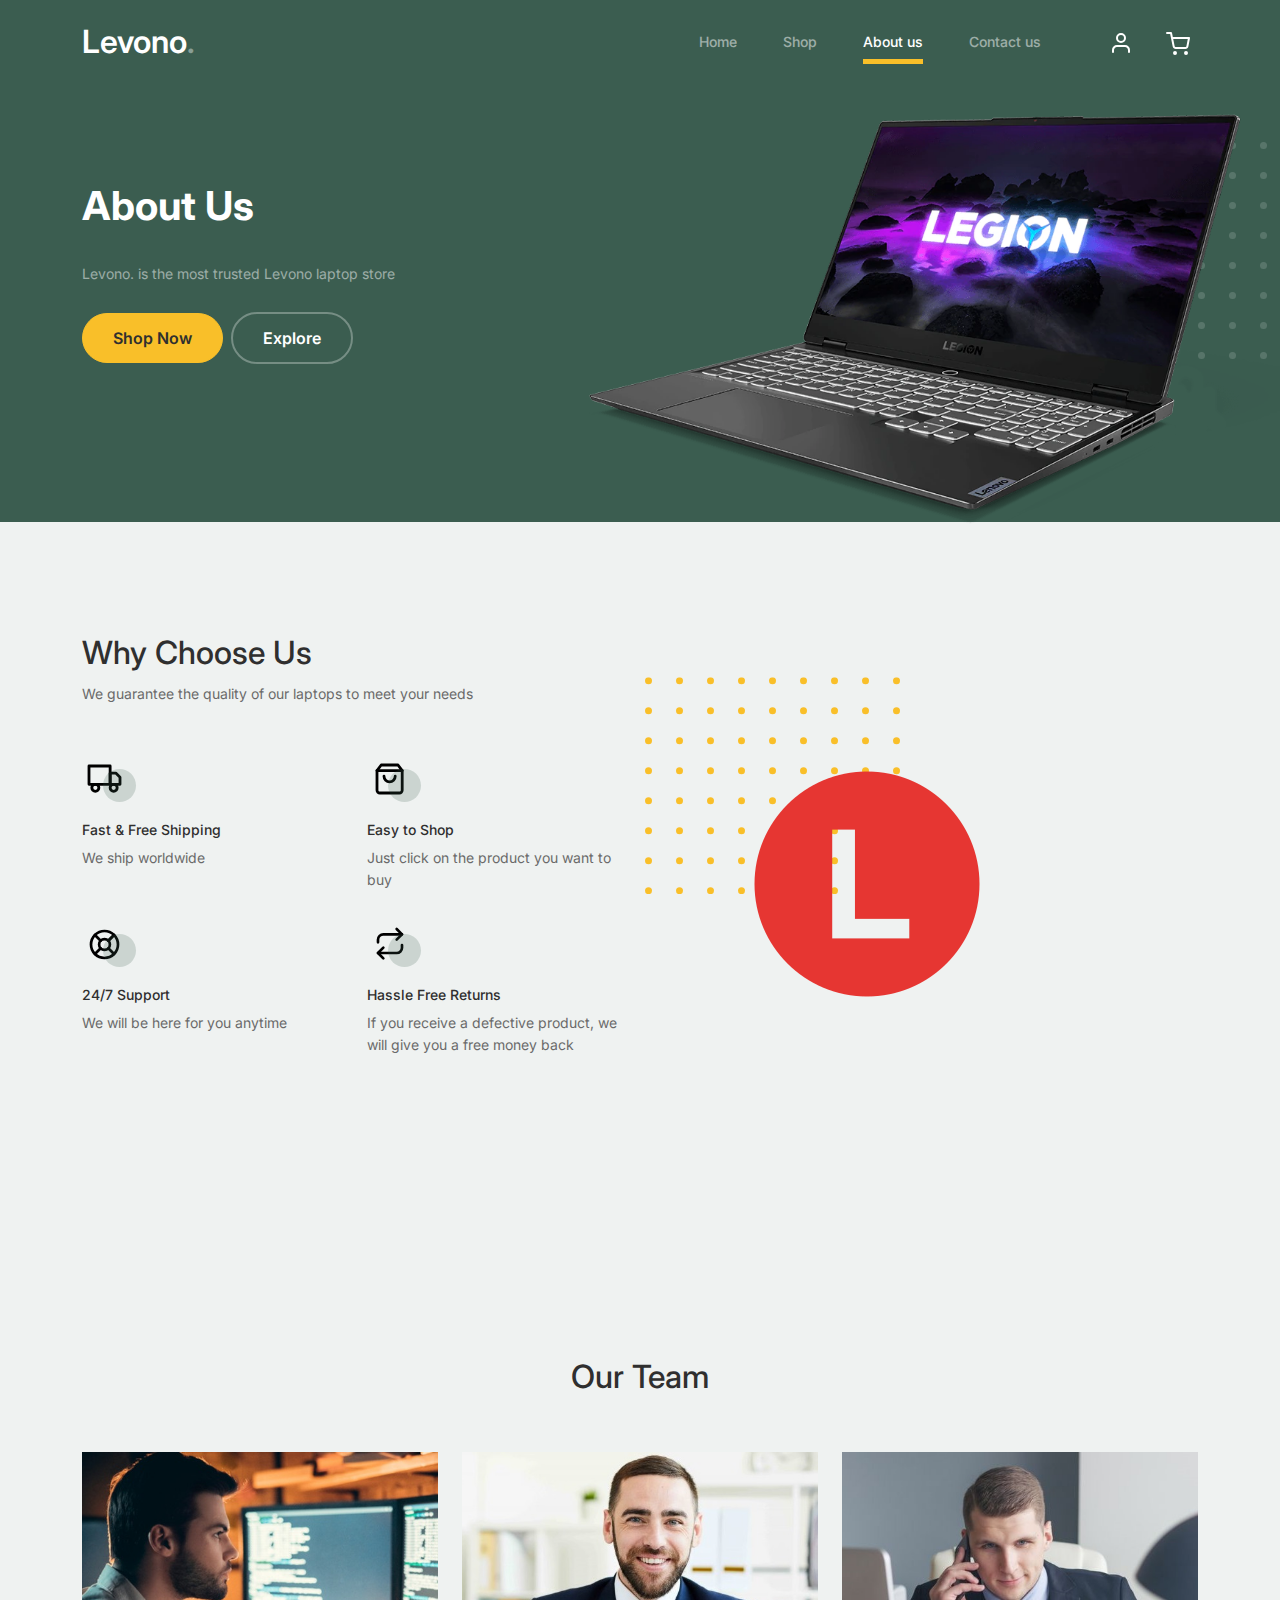
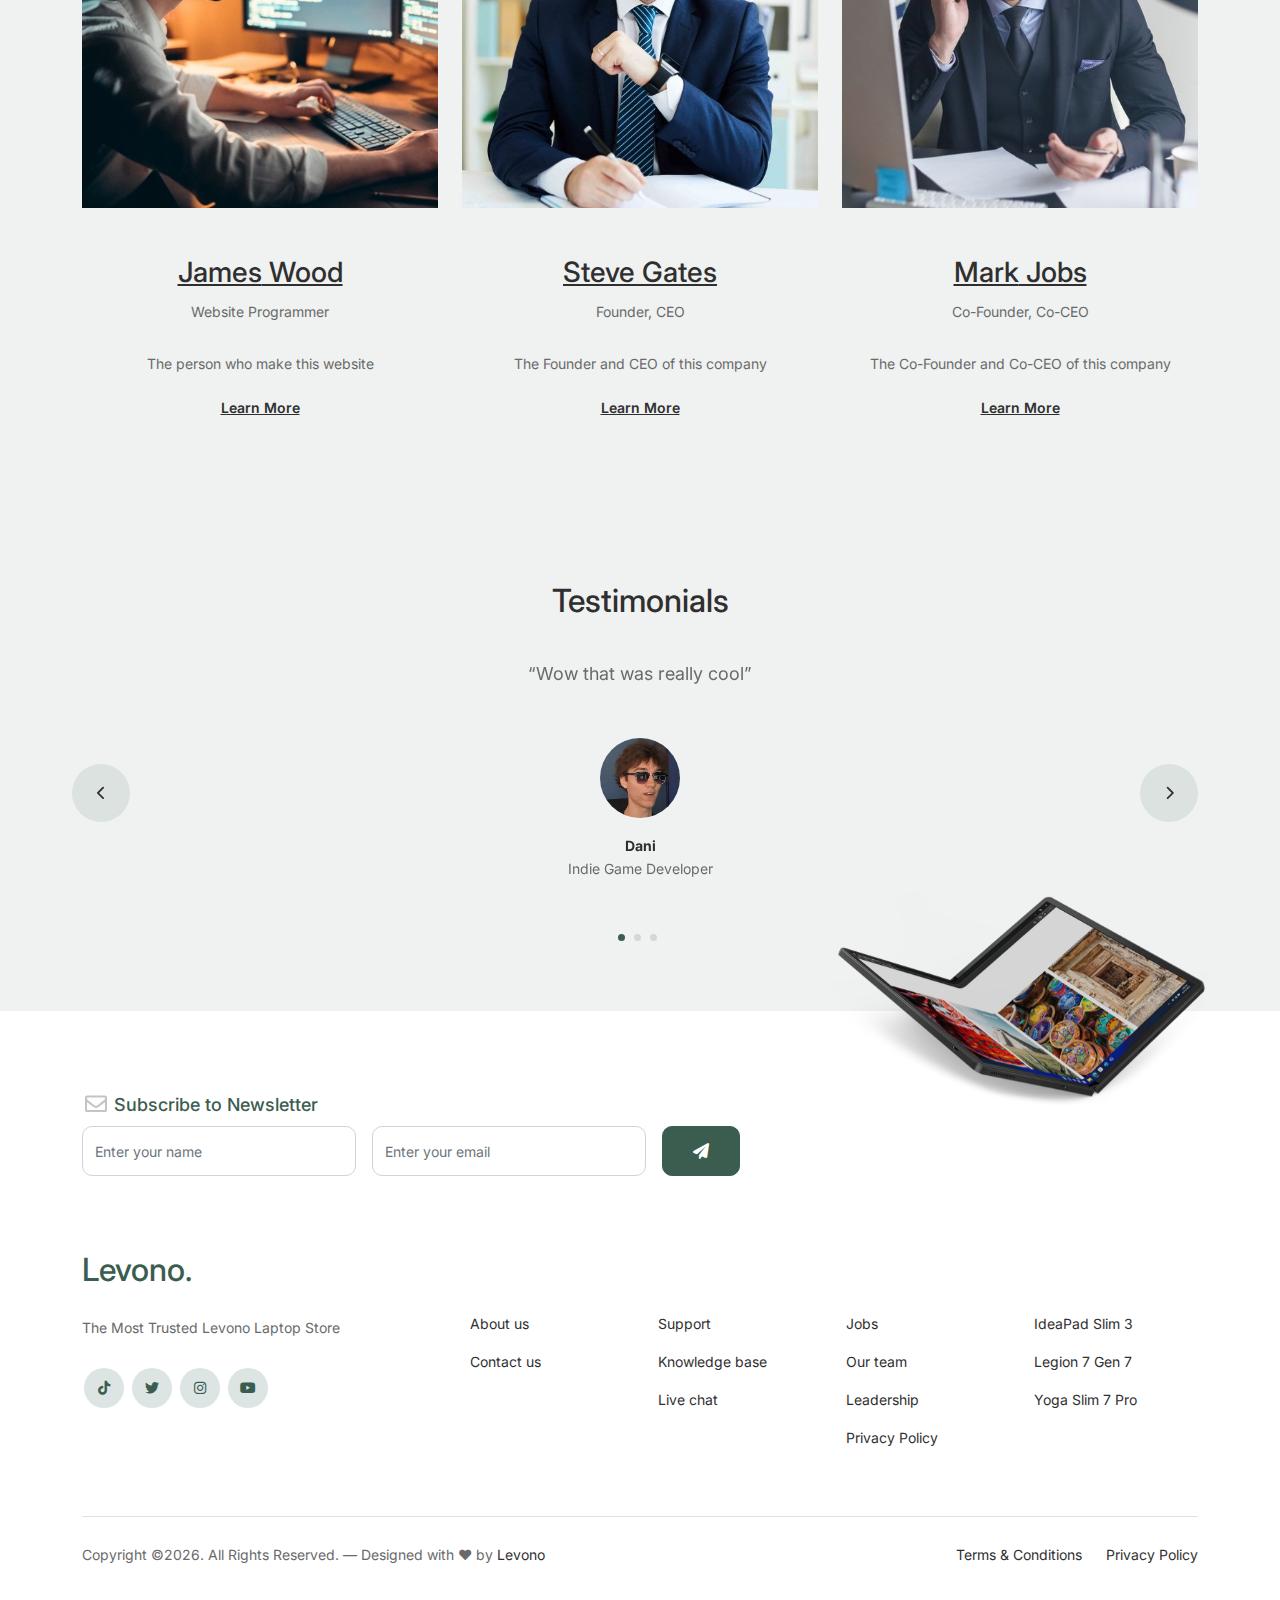
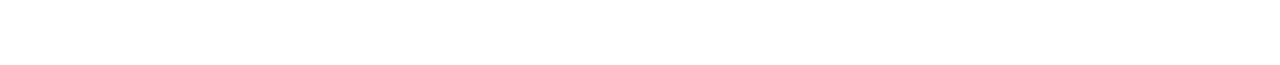
<file: about.html>
<!-- /*
* Bootstrap 5
* Template Name: Furni
* Template Author: Untree.co
* Template URI: https://untree.co/
* License: https://creativecommons.org/licenses/by/3.0/
*/ -->
<!doctype html>
<html lang="en">
	<head>
  		<meta charset="utf-8">
  		<meta name="viewport" content="width=device-width, initial-scale=1, shrink-to-fit=no">
  		<meta name="author" content="Furni">
  		<link rel="shortcut icon" href="Icon.png">

  		<meta name="description" content="" />
  		<meta name="keywords" content="bootstrap, bootstrap4" />

		<!-- Bootstrap CSS -->
		<link href="css/bootstrap.min.css" rel="stylesheet">
		<link href="https://cdnjs.cloudflare.com/ajax/libs/font-awesome/6.0.0-beta3/css/all.min.css" rel="stylesheet">
		<link href="css/tiny-slider.css" rel="stylesheet">
		<link href="css/style.css" rel="stylesheet">
		<link href="css/custom.css" rel="stylesheet">
		<title>Levono | About</title>
	</head>

	<body>

		<!-- Start Header/Navigation -->
		<nav class="custom-navbar navbar navbar navbar-expand-md navbar-dark bg-dark" arial-label="Furni navigation bar">

			<div class="container">
				<a class="navbar-brand" href="index.html">Levono<span>.</span></a>

				<button class="navbar-toggler" type="button" data-bs-toggle="collapse" data-bs-target="#navbarsFurni" aria-controls="navbarsFurni" aria-expanded="false" aria-label="Toggle navigation">
					<span class="navbar-toggler-icon"></span>
				</button>

				<div class="collapse navbar-collapse" id="navbarsFurni">
					<ul class="custom-navbar-nav navbar-nav ms-auto mb-2 mb-md-0">
						<li class="nav-item ">
							<a class="nav-link" href="index.html">Home</a>
						</li>
						<li><a class="nav-link" href="shop.html">Shop</a></li>
						<li class="active"><a class="nav-link" href="about.html">About us</a></li>
						<li><a class="nav-link" href="contact.html">Contact us</a></li>
					</ul>

					<ul class="custom-navbar-cta navbar-nav mb-2 mb-md-0 ms-5">
						<li><a class="nav-link" href="#"><img src="images/user.svg"></a></li>
						<li><a class="nav-link" href="cart.html"><img src="images/cart.svg"></a></li>
					</ul>
				</div>
			</div>
				
		</nav>
		<!-- End Header/Navigation -->

		<!-- Start Hero Section -->
		<div class="hero">
			<div class="container">
				<div class="row justify-content-between">
					<div class="col-lg-5">
						<div class="intro-excerpt">
							<h1>About Us</h1>
							<p class="mb-4">Levono. is the most trusted Levono laptop store</p>
							<p><a href="shop.html" class="btn btn-secondary me-2">Shop Now</a><a href="#why-choose-us" class="btn btn-white-outline">Explore</a></p>
						</div>
					</div>
					<div class="col-lg-7">
						<div class="hero-img-wrap">
							<img src="images/Legion Slim 7 Gen 6 (15″ AMD).png" class="img-fluid">
						</div>
					</div>
				</div>
			</div>
		</div>
		<!-- End Hero Section -->

		

		<!-- Start Why Choose Us Section -->
		<div id="why-choose-us" class="why-choose-section">
			<div class="container">
				<div class="row justify-content-between align-items-center">
					<div class="col-lg-6">
						<h2 class="section-title">Why Choose Us</h2>
						<p>We guarantee the quality of our laptops to meet your needs</p>

						<div class="row my-5">
							<div class="col-6 col-md-6">
								<div class="feature">
									<div class="icon">
										<img src="images/truck.svg" alt="Image" class="imf-fluid">
									</div>
									<h3>Fast &amp; Free Shipping</h3>
									<p>We ship worldwide</p>
								</div>
							</div>

							<div class="col-6 col-md-6">
								<div class="feature">
									<div class="icon">
										<img src="images/bag.svg" alt="Image" class="imf-fluid">
									</div>
									<h3>Easy to Shop</h3>
									<p>Just click on the product you want to buy</p>
								</div>
							</div>

							<div class="col-6 col-md-6">
								<div class="feature">
									<div class="icon">
										<img src="images/support.svg" alt="Image" class="imf-fluid">
									</div>
									<h3>24/7 Support</h3>
									<p>We will be here for you anytime</p>
								</div>
							</div>

							<div class="col-6 col-md-6">
								<div class="feature">
									<div class="icon">
										<img src="images/return.svg" alt="Image" class="imf-fluid">
									</div>
									<h3>Hassle Free Returns</h3>
									<p>If you receive a defective product, we will give you a free money back</p>
								</div>
							</div>

						</div>
					</div>

					<div class="col-lg-5">
						<div class="img-wrap">
							<img src="Icon.png" alt="Image" class="img-fluid">
						</div>
					</div>

				</div>
			</div>
		</div>
		<!-- End Why Choose Us Section -->

		<!-- Start Team Section -->
		<div class="untree_co-section">
			<div class="container">

				<div class="row mb-5">
					<div class="col-lg-5 mx-auto text-center">
						<h2 class="section-title">Our Team</h2>
					</div>
				</div>

				<div class="row">

					<!-- Start Column 1 -->
					<div class="col-12 col-md-6 col-lg-4 mb-5 mb-md-0">
						<img src="images/Team-1.png" class="img-fluid mb-5">
						<center><h3 clas><a href="#"><span class="">James</span> Wood</a></h3></center>
            			<center><span class="d-block position mb-4">Website Programmer</span></center>
            			<center><p>The person who make this website</p></center>
            			<center><p class="mb-0"><a href="#" class="more dark">Learn More <span class="icon-arrow_forward"></span></a></p></center>
					</div> 
					<!-- End Column 1 -->

					<!-- Start Column 2 -->
					<div class="col-12 col-md-6 col-lg-4 mb-5 mb-md-0">
						<img src="images/Team-2.png" class="img-fluid mb-5">
						<center><h3 clas><a href="#"><span class="">Steve</span> Gates</a></h3></center>
            			<center><span class="d-block position mb-4">Founder, CEO</span></center>
            			<center><p>The Founder and CEO of this company</p></center>
            			<center><p class="mb-0"><a href="#" class="more dark">Learn More <span class="icon-arrow_forward"></span></a></p></center>
					</div> 
					<!-- End Column 2 -->

					<!-- Start Column 3 -->
					<div class="col-12 col-md-6 col-lg-4 mb-5 mb-md-0">
						<img src="images/Team-3.png" class="img-fluid mb-5">
						<center><h3 clas><a href="#"><span class="">Mark</span> Jobs</a></h3></center>
            			<center><span class="d-block position mb-4">Co-Founder, Co-CEO</span></center>
            			<center><p>The Co-Founder and Co-CEO of this company</p></center>
            			<center><p class="mb-0"><a href="#" class="more dark">Learn More <span class="icon-arrow_forward"></span></a></p></center>
					</div> 
					<!-- End Column 3 -->

				</div>
			</div>
		</div>
		<!-- End Team Section -->

		

		<!-- Start Testimonial Slider -->
		<div class="testimonial-section">
			<div class="container">
				<div class="row">
					<div class="col-lg-7 mx-auto text-center">
						<h2 class="section-title">Testimonials</h2>
					</div>
				</div>

				<div class="row justify-content-center">
					<div class="col-lg-12">
						<div class="testimonial-slider-wrap text-center">

							<div id="testimonial-nav">
								<span class="prev" data-controls="prev"><span class="fa fa-chevron-left"></span></span>
								<span class="next" data-controls="next"><span class="fa fa-chevron-right"></span></span>
							</div>

							<div class="testimonial-slider">
								
								<div class="item">
									<div class="row justify-content-center">
										<div class="col-lg-8 mx-auto">

											<div class="testimonial-block text-center">
												<blockquote class="mb-5">
													<p>&ldquo;Wow that was really cool&rdquo;</p>
												</blockquote>

												<div class="author-info">
													<div class="author-pic">
														<img src="images/Testimonial-1.png" alt="Maria Jones" class="img-fluid">
													</div>
													<h3 class="font-weight-bold">Dani</h3>
													<span class="position d-block mb-3">Indie Game Developer</span>
												</div>
											</div>

										</div>
									</div>
								</div> 
								<!-- END item -->

								<div class="item">
									<div class="row justify-content-center">
										<div class="col-lg-8 mx-auto">

											<div class="testimonial-block text-center">
												<blockquote class="mb-5">
													<p>&ldquo;10/10. best place to buy Levono laptop&rdquo;</p>
												</blockquote>

												<div class="author-info">
													<div class="author-pic">
														<img src="images/Testimonial-2.png" alt="Maria Jones" class="img-fluid">
													</div>
													<h3 class="font-weight-bold">Dr. Henky Mayaguezz</h3>
													<span class="position d-block mb-3">College Teacher</span>
												</div>
											</div>

										</div>
									</div>
								</div> 
								<!-- END item -->

								<div class="item">
									<div class="row justify-content-center">
										<div class="col-lg-8 mx-auto">

											<div class="testimonial-block text-center">
												<blockquote class="mb-5">
													<p>&ldquo;Fast delivery and good quality&rdquo;</p>
												</blockquote>

												<div class="author-info">
													<div class="author-pic">
														<img src="images/Testimonial-3.png" alt="Maria Jones" class="img-fluid">
													</div>
													<h3 class="font-weight-bold">Yulisa Ratih Istiana</h3>
													<span class="position d-block mb-3">College Student</span>
												</div>
											</div>

										</div>
									</div>
								</div> 
								<!-- END item -->

							</div>

						</div>
					</div>
				</div>
			</div>
		</div>
		<!-- End Testimonial Slider -->

		

		<!-- Start Footer Section -->
		<footer class="footer-section">
			<div class="container relative">

				<div class="sofa-img">
					<img src="images/ThinkPad X1 Fold (16″ Intel).png" alt="Image" class="img-fluid">
				</div>

				<div class="row">
					<div class="col-lg-8">
						<div class="subscription-form">
							<h3 class="d-flex align-items-center"><span class="me-1"><img src="images/envelope-outline.svg" alt="Image" class="img-fluid"></span><span>Subscribe to Newsletter</span></h3>

							<form action="#" class="row g-3">
								<div class="col-auto">
									<input type="text" class="form-control" placeholder="Enter your name">
								</div>
								<div class="col-auto">
									<input type="email" class="form-control" placeholder="Enter your email">
								</div>
								<div class="col-auto">
									<button class="btn btn-primary">
										<span class="fa fa-paper-plane"></span>
									</button>
								</div>
							</form>

						</div>
					</div>
				</div>

				<div class="row g-5 mb-5">
					<div class="col-lg-4">
						<div class="mb-4 footer-logo-wrap"><a href="index.html" class="footer-logo">Levono<span>.</span></a></div>
						<p class="mb-4">The Most Trusted Levono Laptop Store</p>

						<ul class="list-unstyled custom-social">
							<li><a href="https://www.tiktok.com/@lenovo"><span class="fa fa-brands fa-tiktok"></span></a></li>
							<li><a href="https://twitter.com/Lenovo"><span class="fa fa-brands fa-twitter"></span></a></li>
							<li><a href="https://www.instagram.com/lenovo"><span class="fa fa-brands fa-instagram"></span></a></li>
							<li><a href="https://www.youtube.com/@Lenovo"><span class="fa fa-brands fa-youtube"></span></a></li>
						</ul>
					</div>

					<div class="col-lg-8">
						<div class="row links-wrap">
							<div class="col-6 col-sm-6 col-md-3">
								<ul class="list-unstyled">
									<li><a href="about.html">About us</a></li>
									<li><a href="contact.html">Contact us</a></li>
								</ul>
							</div>

							<div class="col-6 col-sm-6 col-md-3">
								<ul class="list-unstyled">
									<li><a href="#">Support</a></li>
									<li><a href="#">Knowledge base</a></li>
									<li><a href="#">Live chat</a></li>
								</ul>
							</div>

							<div class="col-6 col-sm-6 col-md-3">
								<ul class="list-unstyled">
									<li><a href="#">Jobs</a></li>
									<li><a href="#">Our team</a></li>
									<li><a href="#">Leadership</a></li>
									<li><a href="#">Privacy Policy</a></li>
								</ul>
							</div>

							<div class="col-6 col-sm-6 col-md-3">
								<ul class="list-unstyled">
									<li><a href="#">IdeaPad Slim 3</a></li>
									<li><a href="#">Legion 7 Gen 7</a></li>
									<li><a href="#">Yoga Slim 7 Pro</a></li>
								</ul>
							</div>
						</div>
					</div>

				</div>

				<div class="border-top copyright">
					<div class="row pt-4">
						<div class="col-lg-6">
							<p class="mb-2 text-center text-lg-start">Copyright &copy;<script>document.write(new Date().getFullYear());</script>. All Rights Reserved. &mdash; Designed with &hearts; by <a href="https://www.lenovo.com">Levono</a> <!-- License information: https://untree.co/license/ --></p>
						</div>

						<div class="col-lg-6 text-center text-lg-end">
							<ul class="list-unstyled d-inline-flex ms-auto">
								<li class="me-4"><a href="#">Terms &amp; Conditions</a></li>
								<li><a href="#">Privacy Policy</a></li>
							</ul>
						</div>

					</div>
				</div>

			</div>
		</footer>
		<!-- End Footer Section -->	


		<script src="js/bootstrap.bundle.min.js"></script>
		<script src="js/tiny-slider.js"></script>
		<script src="js/custom.js"></script>
	</body>

</html>
</file>
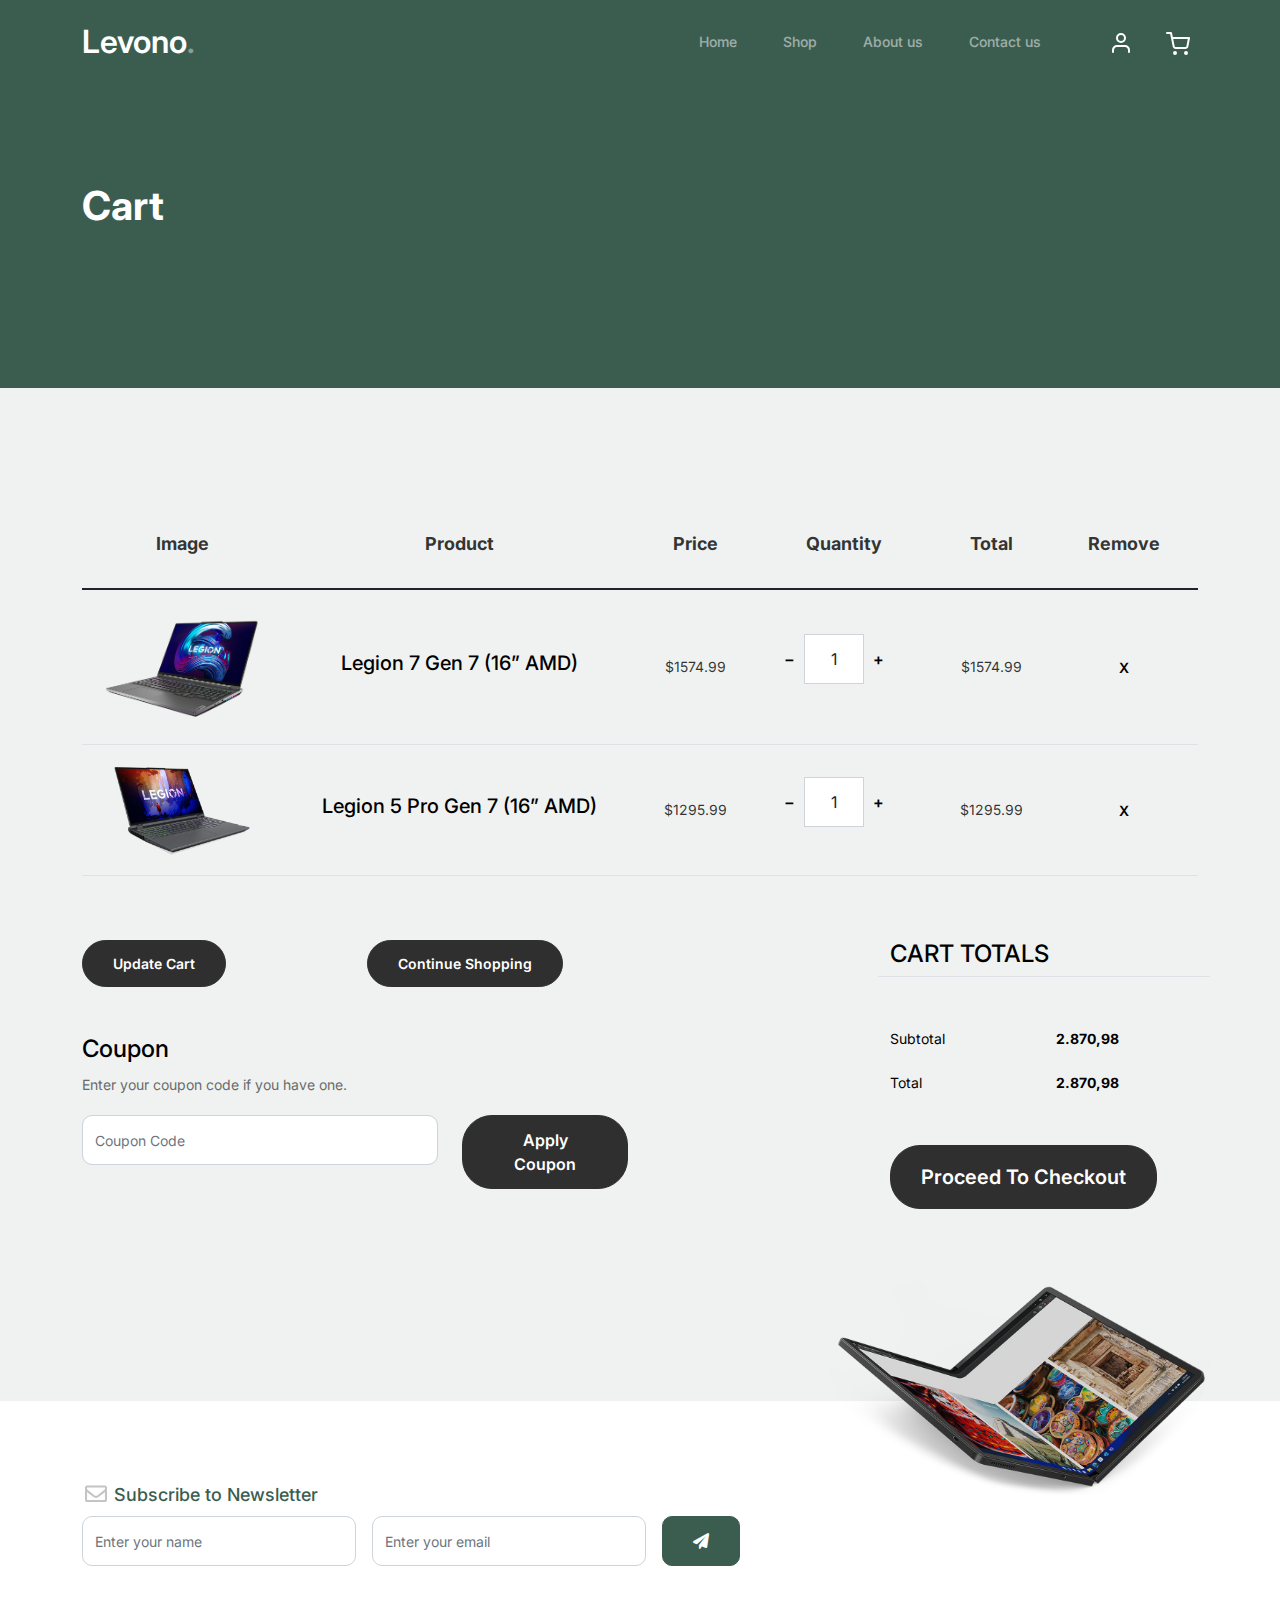
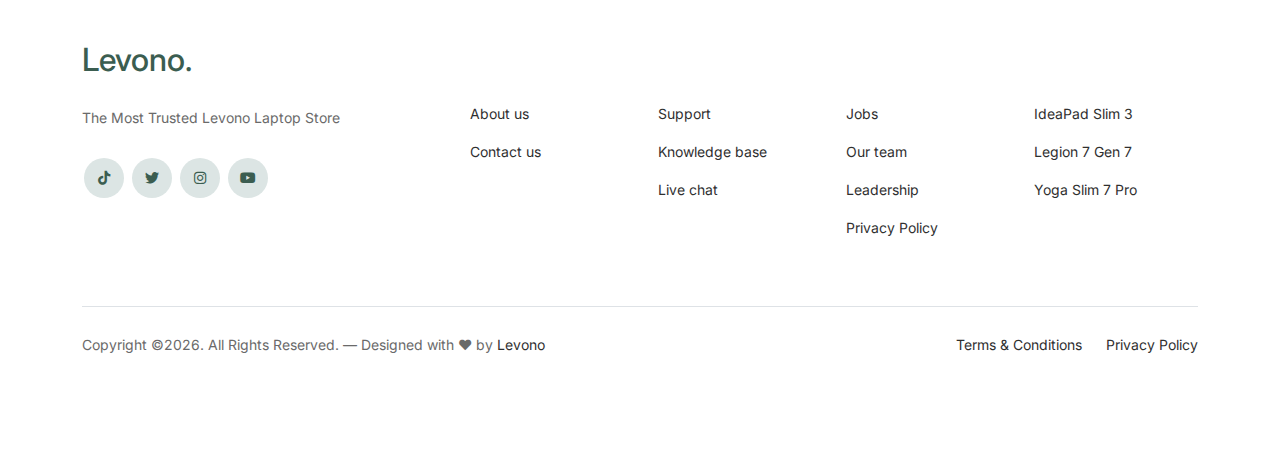
<file: cart.html>
<!-- /*
* Bootstrap 5
* Template Name: Furni
* Template Author: Untree.co
* Template URI: https://untree.co/
* License: https://creativecommons.org/licenses/by/3.0/
*/ -->
<!doctype html>
<html lang="en">
	<head>
  		<meta charset="utf-8">
  		<meta name="viewport" content="width=device-width, initial-scale=1, shrink-to-fit=no">
  		<meta name="author" content="Furni">
  		<link rel="shortcut icon" href="Icon.png">

  		<meta name="description" content="" />
  		<meta name="keywords" content="bootstrap, bootstrap4" />

		<!-- Bootstrap CSS -->
		<link href="css/bootstrap.min.css" rel="stylesheet">
		<link href="https://cdnjs.cloudflare.com/ajax/libs/font-awesome/6.0.0-beta3/css/all.min.css" rel="stylesheet">
		<link href="css/tiny-slider.css" rel="stylesheet">
		<link href="css/style.css" rel="stylesheet">
		<link href="css/custom.css" rel="stylesheet">
		<title>Levono | Cart</title>
	</head>

	<body>

		<!-- Start Header/Navigation -->
		<nav class="custom-navbar navbar navbar navbar-expand-md navbar-dark bg-dark" arial-label="Furni navigation bar">

			<div class="container">
				<a class="navbar-brand" href="index.html">Levono<span>.</span></a>

				<button class="navbar-toggler" type="button" data-bs-toggle="collapse" data-bs-target="#navbarsFurni" aria-controls="navbarsFurni" aria-expanded="false" aria-label="Toggle navigation">
					<span class="navbar-toggler-icon"></span>
				</button>

				<div class="collapse navbar-collapse" id="navbarsFurni">
					<ul class="custom-navbar-nav navbar-nav ms-auto mb-2 mb-md-0">
						<li class="nav-item ">
							<a class="nav-link" href="index.html">Home</a>
						</li>
						<li><a class="nav-link" href="shop.html">Shop</a></li>
						<li><a class="nav-link" href="about.html">About us</a></li>
						<li><a class="nav-link" href="contact.html">Contact us</a></li>
					</ul>

					<ul class="custom-navbar-cta navbar-nav mb-2 mb-md-0 ms-5">
						<li><a class="nav-link" href="#"><img src="images/user.svg"></a></li>
						<li><a class="nav-link" href="cart.html"><img src="images/cart.svg"></a></li>
					</ul>
				</div>
			</div>
				
		</nav>
		<!-- End Header/Navigation -->

		<!-- Start Hero Section -->
		<div class="hero">
			<div class="container">
				<div class="row justify-content-between">
					<div class="col-lg-5">
						<div class="intro-excerpt">
							<h1>Cart</h1>
						</div>
					</div>
					<div class="col-lg-7">
						
					</div>
				</div>
			</div>
		</div>
		<!-- End Hero Section -->

		

		<div class="untree_co-section before-footer-section">
            <div class="container">
              <div class="row mb-5">
                <form class="col-md-12" method="post">
                  <div class="site-blocks-table">
                    <table class="table">
                      <thead>
                        <tr>
                          <th class="product-thumbnail">Image</th>
                          <th class="product-name">Product</th>
                          <th class="product-price">Price</th>
                          <th class="product-quantity">Quantity</th>
                          <th class="product-total">Total</th>
                          <th class="product-remove">Remove</th>
                        </tr>
                      </thead>
                      <tbody>
                        <tr>
                          <td class="product-thumbnail">
                            <img src="images/Legion 7 (16, Gen 7).png" alt="Image" class="img-fluid">
                          </td>
                          <td class="product-name">
                            <h2 class="h5 text-black">Legion 7 Gen 7 (16” AMD)</h2>
                          </td>
                          <td>$1574.99</td>
                          <td>
                            <div class="input-group mb-3 d-flex align-items-center quantity-container" style="max-width: 120px;">
                              <div class="input-group-prepend">
                                <button class="btn btn-outline-black decrease" type="button">&minus;</button>
                              </div>
                              <input type="text" class="form-control text-center quantity-amount" value="1" placeholder="" aria-label="Example text with button addon" aria-describedby="button-addon1">
                              <div class="input-group-append">
                                <button class="btn btn-outline-black increase" type="button">&plus;</button>
                              </div>
                            </div>
        
                          </td>
                          <td>$1574.99</td>
                          <td><a href="#" class="btn btn-black btn-sm">X</a></td>
                        </tr>
        
                        <tr>
                          <td class="product-thumbnail">
                            <img src="images/Legion 5 Pro (16″, Gen 7).png" alt="Image" class="img-fluid">
                          </td>
                          <td class="product-name">
                            <h2 class="h5 text-black">Legion 5 Pro Gen 7 (16” AMD)</h2>
                          </td>
                          <td>$1295.99</td>
                          <td>
                            <div class="input-group mb-3 d-flex align-items-center quantity-container" style="max-width: 120px;">
                              <div class="input-group-prepend">
                                <button class="btn btn-outline-black decrease" type="button">&minus;</button>
                              </div>
                              <input type="text" class="form-control text-center quantity-amount" value="1" placeholder="" aria-label="Example text with button addon" aria-describedby="button-addon1">
                              <div class="input-group-append">
                                <button class="btn btn-outline-black increase" type="button">&plus;</button>
                              </div>
                            </div>
        
                          </td>
                          <td>$1295.99</td>
                          <td><a href="#" class="btn btn-black btn-sm">X</a></td>
                        </tr>
                      </tbody>
                    </table>
                  </div>
                </form>
              </div>
        
              <div class="row">
                <div class="col-md-6">
                  <div class="row mb-5">
                    <div class="col-md-6 mb-3 mb-md-0">
                      <button class="btn btn-black btn-sm btn-block">Update Cart</button>
                    </div>
                    <div class="col-md-6">
                      <button class="btn btn-outline-black btn-sm btn-block" onclick="window.location='shop.html'">Continue Shopping</button>
                    </div>
                  </div>
                  <div class="row">
                    <div class="col-md-12">
                      <label class="text-black h4" for="coupon">Coupon</label>
                      <p>Enter your coupon code if you have one.</p>
                    </div>
                    <div class="col-md-8 mb-3 mb-md-0">
                      <input type="text" class="form-control py-3" id="coupon" placeholder="Coupon Code">
                    </div>
                    <div class="col-md-4">
                      <button class="btn btn-black">Apply Coupon</button>
                    </div>
                  </div>
                </div>
                <div class="col-md-6 pl-5">
                  <div class="row justify-content-end">
                    <div class="col-md-7">
                      <div class="row">
                        <div class="col-md-12 text-right border-bottom mb-5">
                          <h3 class="text-black h4 text-uppercase">Cart Totals</h3>
                        </div>
                      </div>
                      <div class="row mb-3">
                        <div class="col-md-6">
                          <span class="text-black">Subtotal</span>
                        </div>
                        <div class="col-md-6 text-right">
                          <strong class="text-black">2.870,98</strong>
                        </div>
                      </div>
                      <div class="row mb-5">
                        <div class="col-md-6">
                          <span class="text-black">Total</span>
                        </div>
                        <div class="col-md-6 text-right">
                          <strong class="text-black">2.870,98</strong>
                        </div>
                      </div>
        
                      <div class="row">
                        <div class="col-md-12">
                          <button class="btn btn-black btn-lg py-3 btn-block" onclick="window.location='checkout.html'">Proceed To Checkout</button>
                        </div>
                      </div>
                    </div>
                  </div>
                </div>
              </div>
            </div>
          </div>
		

		<!-- Start Footer Section -->
		<footer class="footer-section">
			<div class="container relative">

				<div class="sofa-img">
					<img src="images/ThinkPad X1 Fold (16″ Intel).png" alt="Image" class="img-fluid">
				</div>

				<div class="row">
					<div class="col-lg-8">
						<div class="subscription-form">
							<h3 class="d-flex align-items-center"><span class="me-1"><img src="images/envelope-outline.svg" alt="Image" class="img-fluid"></span><span>Subscribe to Newsletter</span></h3>

							<form action="#" class="row g-3">
								<div class="col-auto">
									<input type="text" class="form-control" placeholder="Enter your name">
								</div>
								<div class="col-auto">
									<input type="email" class="form-control" placeholder="Enter your email">
								</div>
								<div class="col-auto">
									<button class="btn btn-primary">
										<span class="fa fa-paper-plane"></span>
									</button>
								</div>
							</form>

						</div>
					</div>
				</div>

				<div class="row g-5 mb-5">
					<div class="col-lg-4">
						<div class="mb-4 footer-logo-wrap"><a href="index.html" class="footer-logo">Levono<span>.</span></a></div>
						<p class="mb-4">The Most Trusted Levono Laptop Store</p>

						<ul class="list-unstyled custom-social">
							<li><a href="https://www.tiktok.com/@lenovo"><span class="fa fa-brands fa-tiktok"></span></a></li>
							<li><a href="https://twitter.com/Lenovo"><span class="fa fa-brands fa-twitter"></span></a></li>
							<li><a href="https://www.instagram.com/lenovo"><span class="fa fa-brands fa-instagram"></span></a></li>
							<li><a href="https://www.youtube.com/@Lenovo"><span class="fa fa-brands fa-youtube"></span></a></li>
						</ul>
					</div>

					<div class="col-lg-8">
						<div class="row links-wrap">
							<div class="col-6 col-sm-6 col-md-3">
								<ul class="list-unstyled">
									<li><a href="about.html">About us</a></li>
									<li><a href="contact.html">Contact us</a></li>
								</ul>
							</div>

							<div class="col-6 col-sm-6 col-md-3">
								<ul class="list-unstyled">
									<li><a href="#">Support</a></li>
									<li><a href="#">Knowledge base</a></li>
									<li><a href="#">Live chat</a></li>
								</ul>
							</div>

							<div class="col-6 col-sm-6 col-md-3">
								<ul class="list-unstyled">
									<li><a href="#">Jobs</a></li>
									<li><a href="#">Our team</a></li>
									<li><a href="#">Leadership</a></li>
									<li><a href="#">Privacy Policy</a></li>
								</ul>
							</div>

							<div class="col-6 col-sm-6 col-md-3">
								<ul class="list-unstyled">
									<li><a href="#">IdeaPad Slim 3</a></li>
									<li><a href="#">Legion 7 Gen 7</a></li>
									<li><a href="#">Yoga Slim 7 Pro</a></li>
								</ul>
							</div>
						</div>
					</div>

				</div>

				<div class="border-top copyright">
					<div class="row pt-4">
						<div class="col-lg-6">
							<p class="mb-2 text-center text-lg-start">Copyright &copy;<script>document.write(new Date().getFullYear());</script>. All Rights Reserved. &mdash; Designed with &hearts; by <a href="https://www.lenovo.com">Levono</a> <!-- License information: https://untree.co/license/ --></p>
						</div>

						<div class="col-lg-6 text-center text-lg-end">
							<ul class="list-unstyled d-inline-flex ms-auto">
								<li class="me-4"><a href="#">Terms &amp; Conditions</a></li>
								<li><a href="#">Privacy Policy</a></li>
							</ul>
						</div>

					</div>
				</div>

			</div>
		</footer>
		<!-- End Footer Section -->	


		<script src="js/bootstrap.bundle.min.js"></script>
		<script src="js/tiny-slider.js"></script>
		<script src="js/custom.js"></script>
	</body>

</html>
</file>
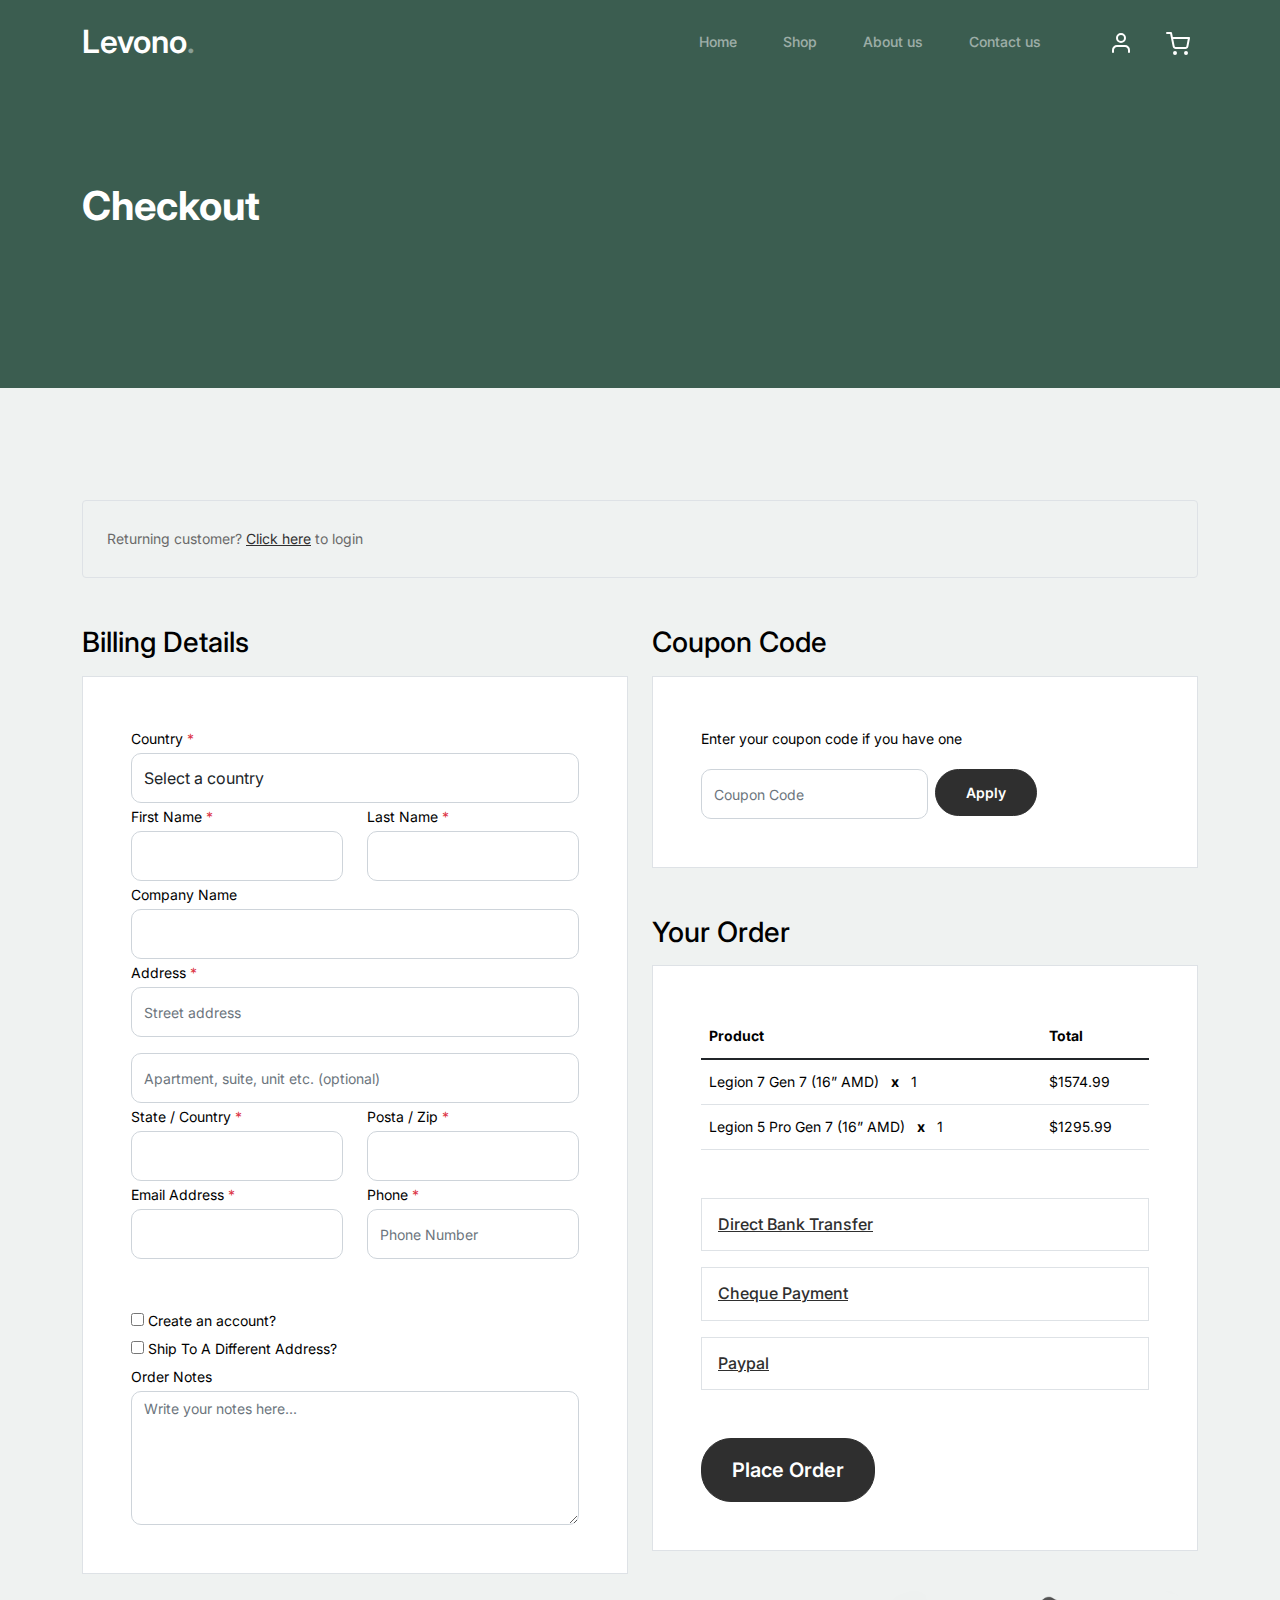
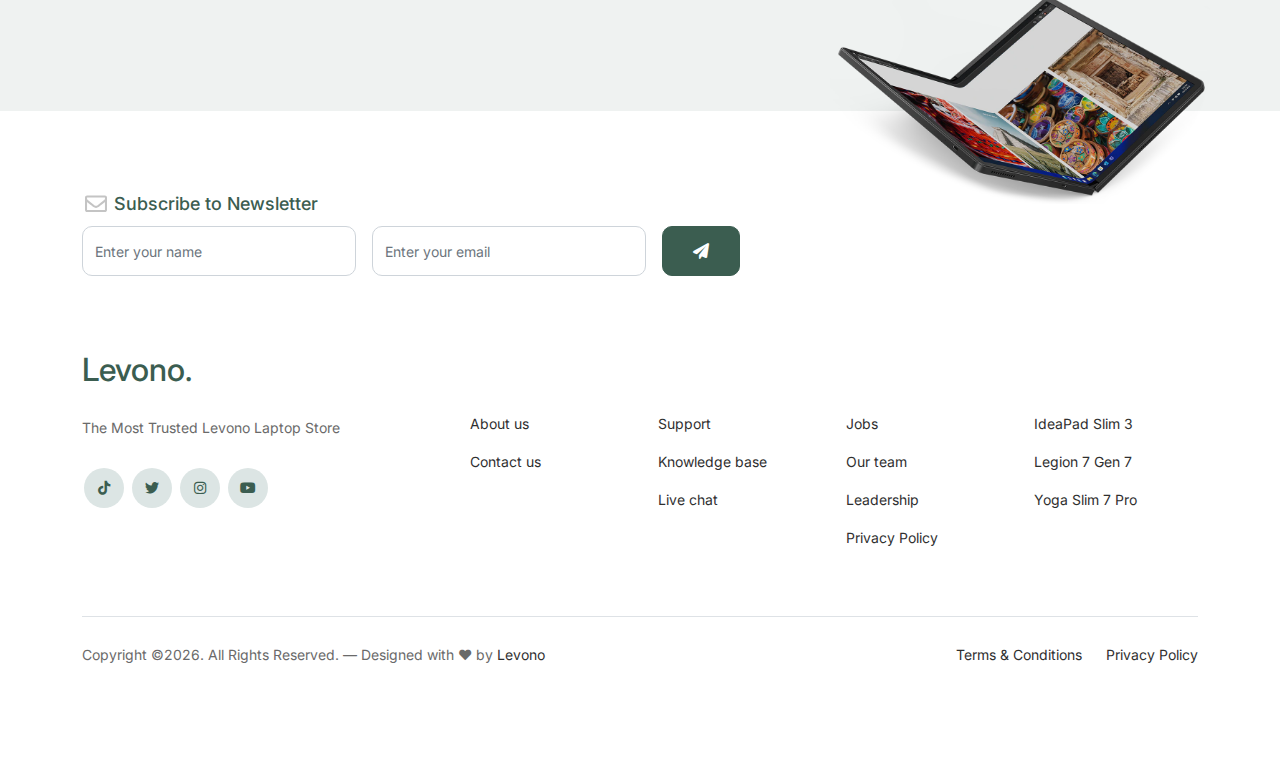
<file: checkout.html>
<!-- /*
* Bootstrap 5
* Template Name: Furni
* Template Author: Untree.co
* Template URI: https://untree.co/
* License: https://creativecommons.org/licenses/by/3.0/
*/ -->
<!doctype html>
<html lang="en">
	<head>
  		<meta charset="utf-8">
  		<meta name="viewport" content="width=device-width, initial-scale=1, shrink-to-fit=no">
  		<meta name="author" content="Furni">
  		<link rel="shortcut icon" href="Icon.png">

  		<meta name="description" content="" />
  		<meta name="keywords" content="bootstrap, bootstrap4" />

		<!-- Bootstrap CSS -->
		<link href="css/bootstrap.min.css" rel="stylesheet">
		<link href="https://cdnjs.cloudflare.com/ajax/libs/font-awesome/6.0.0-beta3/css/all.min.css" rel="stylesheet">
		<link href="css/tiny-slider.css" rel="stylesheet">
		<link href="css/style.css" rel="stylesheet">
		<link href="css/custom.css" rel="stylesheet">
		<title>Levono | Checkout</title>
	</head>

	<body>

		<!-- Start Header/Navigation -->
		<nav class="custom-navbar navbar navbar navbar-expand-md navbar-dark bg-dark" arial-label="Furni navigation bar">

			<div class="container">
				<a class="navbar-brand" href="index.html">Levono<span>.</span></a>

				<button class="navbar-toggler" type="button" data-bs-toggle="collapse" data-bs-target="#navbarsFurni" aria-controls="navbarsFurni" aria-expanded="false" aria-label="Toggle navigation">
					<span class="navbar-toggler-icon"></span>
				</button>

				<div class="collapse navbar-collapse" id="navbarsFurni">
					<ul class="custom-navbar-nav navbar-nav ms-auto mb-2 mb-md-0">
						<li class="nav-item ">
							<a class="nav-link" href="index.html">Home</a>
						</li>
						<li><a class="nav-link" href="shop.html">Shop</a></li>
						<li><a class="nav-link" href="about.html">About us</a></li>
						<li><a class="nav-link" href="contact.html">Contact us</a></li>
					</ul>

					<ul class="custom-navbar-cta navbar-nav mb-2 mb-md-0 ms-5">
						<li><a class="nav-link" href="#"><img src="images/user.svg"></a></li>
						<li><a class="nav-link" href="cart.html"><img src="images/cart.svg"></a></li>
					</ul>
				</div>
			</div>
				
		</nav>
		<!-- End Header/Navigation -->

		<!-- Start Hero Section -->
		<div class="hero">
			<div class="container">
				<div class="row justify-content-between">
					<div class="col-lg-5">
						<div class="intro-excerpt">
							<h1>Checkout</h1>
						</div>
					</div>
					<div class="col-lg-7">
						
					</div>
				</div>
			</div>
		</div>
		<!-- End Hero Section -->

		<div class="untree_co-section">
		    <div class="container">
		      <div class="row mb-5">
		        <div class="col-md-12">
		          <div class="border p-4 rounded" role="alert">
		            Returning customer? <a href="#">Click here</a> to login
		          </div>
		        </div>
		      </div>
		      <div class="row">
		        <div class="col-md-6 mb-5 mb-md-0">
		          <h2 class="h3 mb-3 text-black">Billing Details</h2>
		          <div class="p-3 p-lg-5 border bg-white">
		            <div class="form-group">
		              <label for="c_country" class="text-black">Country <span class="text-danger">*</span></label>
		              <select id="c_country" class="form-control">
		                <option value="1">Select a country</option>    
		                <option value="2">bangladesh</option>    
		                <option value="3">Algeria</option>    
		                <option value="4">Afghanistan</option>    
		                <option value="5">Ghana</option>    
		                <option value="6">Albania</option>    
		                <option value="7">Bahrain</option>    
		                <option value="8">Colombia</option>    
		                <option value="9">Dominican Republic</option>    
		              </select>
		            </div>
		            <div class="form-group row">
		              <div class="col-md-6">
		                <label for="c_fname" class="text-black">First Name <span class="text-danger">*</span></label>
		                <input type="text" class="form-control" id="c_fname" name="c_fname">
		              </div>
		              <div class="col-md-6">
		                <label for="c_lname" class="text-black">Last Name <span class="text-danger">*</span></label>
		                <input type="text" class="form-control" id="c_lname" name="c_lname">
		              </div>
		            </div>

		            <div class="form-group row">
		              <div class="col-md-12">
		                <label for="c_companyname" class="text-black">Company Name </label>
		                <input type="text" class="form-control" id="c_companyname" name="c_companyname">
		              </div>
		            </div>

		            <div class="form-group row">
		              <div class="col-md-12">
		                <label for="c_address" class="text-black">Address <span class="text-danger">*</span></label>
		                <input type="text" class="form-control" id="c_address" name="c_address" placeholder="Street address">
		              </div>
		            </div>

		            <div class="form-group mt-3">
		              <input type="text" class="form-control" placeholder="Apartment, suite, unit etc. (optional)">
		            </div>

		            <div class="form-group row">
		              <div class="col-md-6">
		                <label for="c_state_country" class="text-black">State / Country <span class="text-danger">*</span></label>
		                <input type="text" class="form-control" id="c_state_country" name="c_state_country">
		              </div>
		              <div class="col-md-6">
		                <label for="c_postal_zip" class="text-black">Posta / Zip <span class="text-danger">*</span></label>
		                <input type="text" class="form-control" id="c_postal_zip" name="c_postal_zip">
		              </div>
		            </div>

		            <div class="form-group row mb-5">
		              <div class="col-md-6">
		                <label for="c_email_address" class="text-black">Email Address <span class="text-danger">*</span></label>
		                <input type="text" class="form-control" id="c_email_address" name="c_email_address">
		              </div>
		              <div class="col-md-6">
		                <label for="c_phone" class="text-black">Phone <span class="text-danger">*</span></label>
		                <input type="text" class="form-control" id="c_phone" name="c_phone" placeholder="Phone Number">
		              </div>
		            </div>

		            <div class="form-group">
		              <label for="c_create_account" class="text-black" data-bs-toggle="collapse" href="#create_an_account" role="button" aria-expanded="false" aria-controls="create_an_account"><input type="checkbox" value="1" id="c_create_account"> Create an account?</label>
		              <div class="collapse" id="create_an_account">
		                <div class="py-2 mb-4">
		                  <p class="mb-3">Create an account by entering the information below. If you are a returning customer please login at the top of the page.</p>
		                  <div class="form-group">
		                    <label for="c_account_password" class="text-black">Account Password</label>
		                    <input type="email" class="form-control" id="c_account_password" name="c_account_password" placeholder="">
		                  </div>
		                </div>
		              </div>
		            </div>


		            <div class="form-group">
		              <label for="c_ship_different_address" class="text-black" data-bs-toggle="collapse" href="#ship_different_address" role="button" aria-expanded="false" aria-controls="ship_different_address"><input type="checkbox" value="1" id="c_ship_different_address"> Ship To A Different Address?</label>
		              <div class="collapse" id="ship_different_address">
		                <div class="py-2">

		                  <div class="form-group">
		                    <label for="c_diff_country" class="text-black">Country <span class="text-danger">*</span></label>
		                    <select id="c_diff_country" class="form-control">
		                      <option value="1">Select a country</option>    
		                      <option value="2">bangladesh</option>    
		                      <option value="3">Algeria</option>    
		                      <option value="4">Afghanistan</option>    
		                      <option value="5">Ghana</option>    
		                      <option value="6">Albania</option>    
		                      <option value="7">Bahrain</option>    
		                      <option value="8">Colombia</option>    
		                      <option value="9">Dominican Republic</option>    
		                    </select>
		                  </div>


		                  <div class="form-group row">
		                    <div class="col-md-6">
		                      <label for="c_diff_fname" class="text-black">First Name <span class="text-danger">*</span></label>
		                      <input type="text" class="form-control" id="c_diff_fname" name="c_diff_fname">
		                    </div>
		                    <div class="col-md-6">
		                      <label for="c_diff_lname" class="text-black">Last Name <span class="text-danger">*</span></label>
		                      <input type="text" class="form-control" id="c_diff_lname" name="c_diff_lname">
		                    </div>
		                  </div>

		                  <div class="form-group row">
		                    <div class="col-md-12">
		                      <label for="c_diff_companyname" class="text-black">Company Name </label>
		                      <input type="text" class="form-control" id="c_diff_companyname" name="c_diff_companyname">
		                    </div>
		                  </div>

		                  <div class="form-group row  mb-3">
		                    <div class="col-md-12">
		                      <label for="c_diff_address" class="text-black">Address <span class="text-danger">*</span></label>
		                      <input type="text" class="form-control" id="c_diff_address" name="c_diff_address" placeholder="Street address">
		                    </div>
		                  </div>

		                  <div class="form-group">
		                    <input type="text" class="form-control" placeholder="Apartment, suite, unit etc. (optional)">
		                  </div>

		                  <div class="form-group row">
		                    <div class="col-md-6">
		                      <label for="c_diff_state_country" class="text-black">State / Country <span class="text-danger">*</span></label>
		                      <input type="text" class="form-control" id="c_diff_state_country" name="c_diff_state_country">
		                    </div>
		                    <div class="col-md-6">
		                      <label for="c_diff_postal_zip" class="text-black">Posta / Zip <span class="text-danger">*</span></label>
		                      <input type="text" class="form-control" id="c_diff_postal_zip" name="c_diff_postal_zip">
		                    </div>
		                  </div>

		                  <div class="form-group row mb-5">
		                    <div class="col-md-6">
		                      <label for="c_diff_email_address" class="text-black">Email Address <span class="text-danger">*</span></label>
		                      <input type="text" class="form-control" id="c_diff_email_address" name="c_diff_email_address">
		                    </div>
		                    <div class="col-md-6">
		                      <label for="c_diff_phone" class="text-black">Phone <span class="text-danger">*</span></label>
		                      <input type="text" class="form-control" id="c_diff_phone" name="c_diff_phone" placeholder="Phone Number">
		                    </div>
		                  </div>

		                </div>

		              </div>
		            </div>

		            <div class="form-group">
		              <label for="c_order_notes" class="text-black">Order Notes</label>
		              <textarea name="c_order_notes" id="c_order_notes" cols="30" rows="5" class="form-control" placeholder="Write your notes here..."></textarea>
		            </div>

		          </div>
		        </div>
		        <div class="col-md-6">

		          <div class="row mb-5">
		            <div class="col-md-12">
		              <h2 class="h3 mb-3 text-black">Coupon Code</h2>
		              <div class="p-3 p-lg-5 border bg-white">

		                <label for="c_code" class="text-black mb-3">Enter your coupon code if you have one</label>
		                <div class="input-group w-75 couponcode-wrap">
		                  <input type="text" class="form-control me-2" id="c_code" placeholder="Coupon Code" aria-label="Coupon Code" aria-describedby="button-addon2">
		                  <div class="input-group-append">
		                    <button class="btn btn-black btn-sm" type="button" id="button-addon2">Apply</button>
		                  </div>
		                </div>

		              </div>
		            </div>
		          </div>

		          <div class="row mb-5">
		            <div class="col-md-12">
		              <h2 class="h3 mb-3 text-black">Your Order</h2>
		              <div class="p-3 p-lg-5 border bg-white">
		                <table class="table site-block-order-table mb-5">
		                  <thead>
		                    <th>Product</th>
		                    <th>Total</th>
		                  </thead>
		                  <tbody>
		                    <tr>
		                      <td>Legion 7 Gen 7 (16” AMD) <strong class="mx-2">x</strong> 1</td>
		                      <td>$1574.99</td>
		                    </tr>
		                    <tr>
		                      <td>Legion 5 Pro Gen 7 (16” AMD) <strong class="mx-2">x</strong>   1</td>
		                      <td>$1295.99</td>
		                    </tr>
		                  </tbody>
		                </table>

		                <div class="border p-3 mb-3">
		                  <h3 class="h6 mb-0"><a class="d-block" data-bs-toggle="collapse" href="#collapsebank" role="button" aria-expanded="false" aria-controls="collapsebank">Direct Bank Transfer</a></h3>

		                  <div class="collapse" id="collapsebank">
		                    <div class="py-2">
		                      <p class="mb-0">Make your payment directly into our bank account. Please use your Order ID as the payment reference. Your order won’t be shipped until the funds have cleared in our account.</p>
		                    </div>
		                  </div>
		                </div>

		                <div class="border p-3 mb-3">
		                  <h3 class="h6 mb-0"><a class="d-block" data-bs-toggle="collapse" href="#collapsecheque" role="button" aria-expanded="false" aria-controls="collapsecheque">Cheque Payment</a></h3>

		                  <div class="collapse" id="collapsecheque">
		                    <div class="py-2">
		                      <p class="mb-0">Make your payment directly into our bank account. Please use your Order ID as the payment reference. Your order won’t be shipped until the funds have cleared in our account.</p>
		                    </div>
		                  </div>
		                </div>

		                <div class="border p-3 mb-5">
		                  <h3 class="h6 mb-0"><a class="d-block" data-bs-toggle="collapse" href="#collapsepaypal" role="button" aria-expanded="false" aria-controls="collapsepaypal">Paypal</a></h3>

		                  <div class="collapse" id="collapsepaypal">
		                    <div class="py-2">
		                      <p class="mb-0">Make your payment directly into our bank account. Please use your Order ID as the payment reference. Your order won’t be shipped until the funds have cleared in our account.</p>
		                    </div>
		                  </div>
		                </div>

		                <div class="form-group">
		                  <button class="btn btn-black btn-lg py-3 btn-block" onclick="window.location='thankyou.html'">Place Order</button>
		                </div>

		              </div>
		            </div>
		          </div>

		        </div>
		      </div>
		      <!-- </form> -->
		    </div>
		  </div>

		<!-- Start Footer Section -->
		<footer class="footer-section">
			<div class="container relative">

				<div class="sofa-img">
					<img src="images/ThinkPad X1 Fold (16″ Intel).png" alt="Image" class="img-fluid">
				</div>

				<div class="row">
					<div class="col-lg-8">
						<div class="subscription-form">
							<h3 class="d-flex align-items-center"><span class="me-1"><img src="images/envelope-outline.svg" alt="Image" class="img-fluid"></span><span>Subscribe to Newsletter</span></h3>

							<form action="#" class="row g-3">
								<div class="col-auto">
									<input type="text" class="form-control" placeholder="Enter your name">
								</div>
								<div class="col-auto">
									<input type="email" class="form-control" placeholder="Enter your email">
								</div>
								<div class="col-auto">
									<button class="btn btn-primary">
										<span class="fa fa-paper-plane"></span>
									</button>
								</div>
							</form>

						</div>
					</div>
				</div>

				<div class="row g-5 mb-5">
					<div class="col-lg-4">
						<div class="mb-4 footer-logo-wrap"><a href="index.html" class="footer-logo">Levono<span>.</span></a></div>
						<p class="mb-4">The Most Trusted Levono Laptop Store</p>

						<ul class="list-unstyled custom-social">
							<li><a href="https://www.tiktok.com/@lenovo"><span class="fa fa-brands fa-tiktok"></span></a></li>
							<li><a href="https://twitter.com/Lenovo"><span class="fa fa-brands fa-twitter"></span></a></li>
							<li><a href="https://www.instagram.com/lenovo"><span class="fa fa-brands fa-instagram"></span></a></li>
							<li><a href="https://www.youtube.com/@Lenovo"><span class="fa fa-brands fa-youtube"></span></a></li>
						</ul>
					</div>

					<div class="col-lg-8">
						<div class="row links-wrap">
							<div class="col-6 col-sm-6 col-md-3">
								<ul class="list-unstyled">
									<li><a href="about.html">About us</a></li>
									<li><a href="contact.html">Contact us</a></li>
								</ul>
							</div>

							<div class="col-6 col-sm-6 col-md-3">
								<ul class="list-unstyled">
									<li><a href="#">Support</a></li>
									<li><a href="#">Knowledge base</a></li>
									<li><a href="#">Live chat</a></li>
								</ul>
							</div>

							<div class="col-6 col-sm-6 col-md-3">
								<ul class="list-unstyled">
									<li><a href="#">Jobs</a></li>
									<li><a href="#">Our team</a></li>
									<li><a href="#">Leadership</a></li>
									<li><a href="#">Privacy Policy</a></li>
								</ul>
							</div>

							<div class="col-6 col-sm-6 col-md-3">
								<ul class="list-unstyled">
									<li><a href="#">IdeaPad Slim 3</a></li>
									<li><a href="#">Legion 7 Gen 7</a></li>
									<li><a href="#">Yoga Slim 7 Pro</a></li>
								</ul>
							</div>
						</div>
					</div>

				</div>

				<div class="border-top copyright">
					<div class="row pt-4">
						<div class="col-lg-6">
							<p class="mb-2 text-center text-lg-start">Copyright &copy;<script>document.write(new Date().getFullYear());</script>. All Rights Reserved. &mdash; Designed with &hearts; by <a href="youtu.be/dQw4w9WgXcQ">Levono</a> <!-- License information: https://untree.co/license/ --></p>
						</div>

						<div class="col-lg-6 text-center text-lg-end">
							<ul class="list-unstyled d-inline-flex ms-auto">
								<li class="me-4"><a href="#">Terms &amp; Conditions</a></li>
								<li><a href="#">Privacy Policy</a></li>
							</ul>
						</div>

					</div>
				</div>

			</div>
		</footer>
		<!-- End Footer Section -->	


		<script src="js/bootstrap.bundle.min.js"></script>
		<script src="js/tiny-slider.js"></script>
		<script src="js/custom.js"></script>
	</body>

</html>
</file>
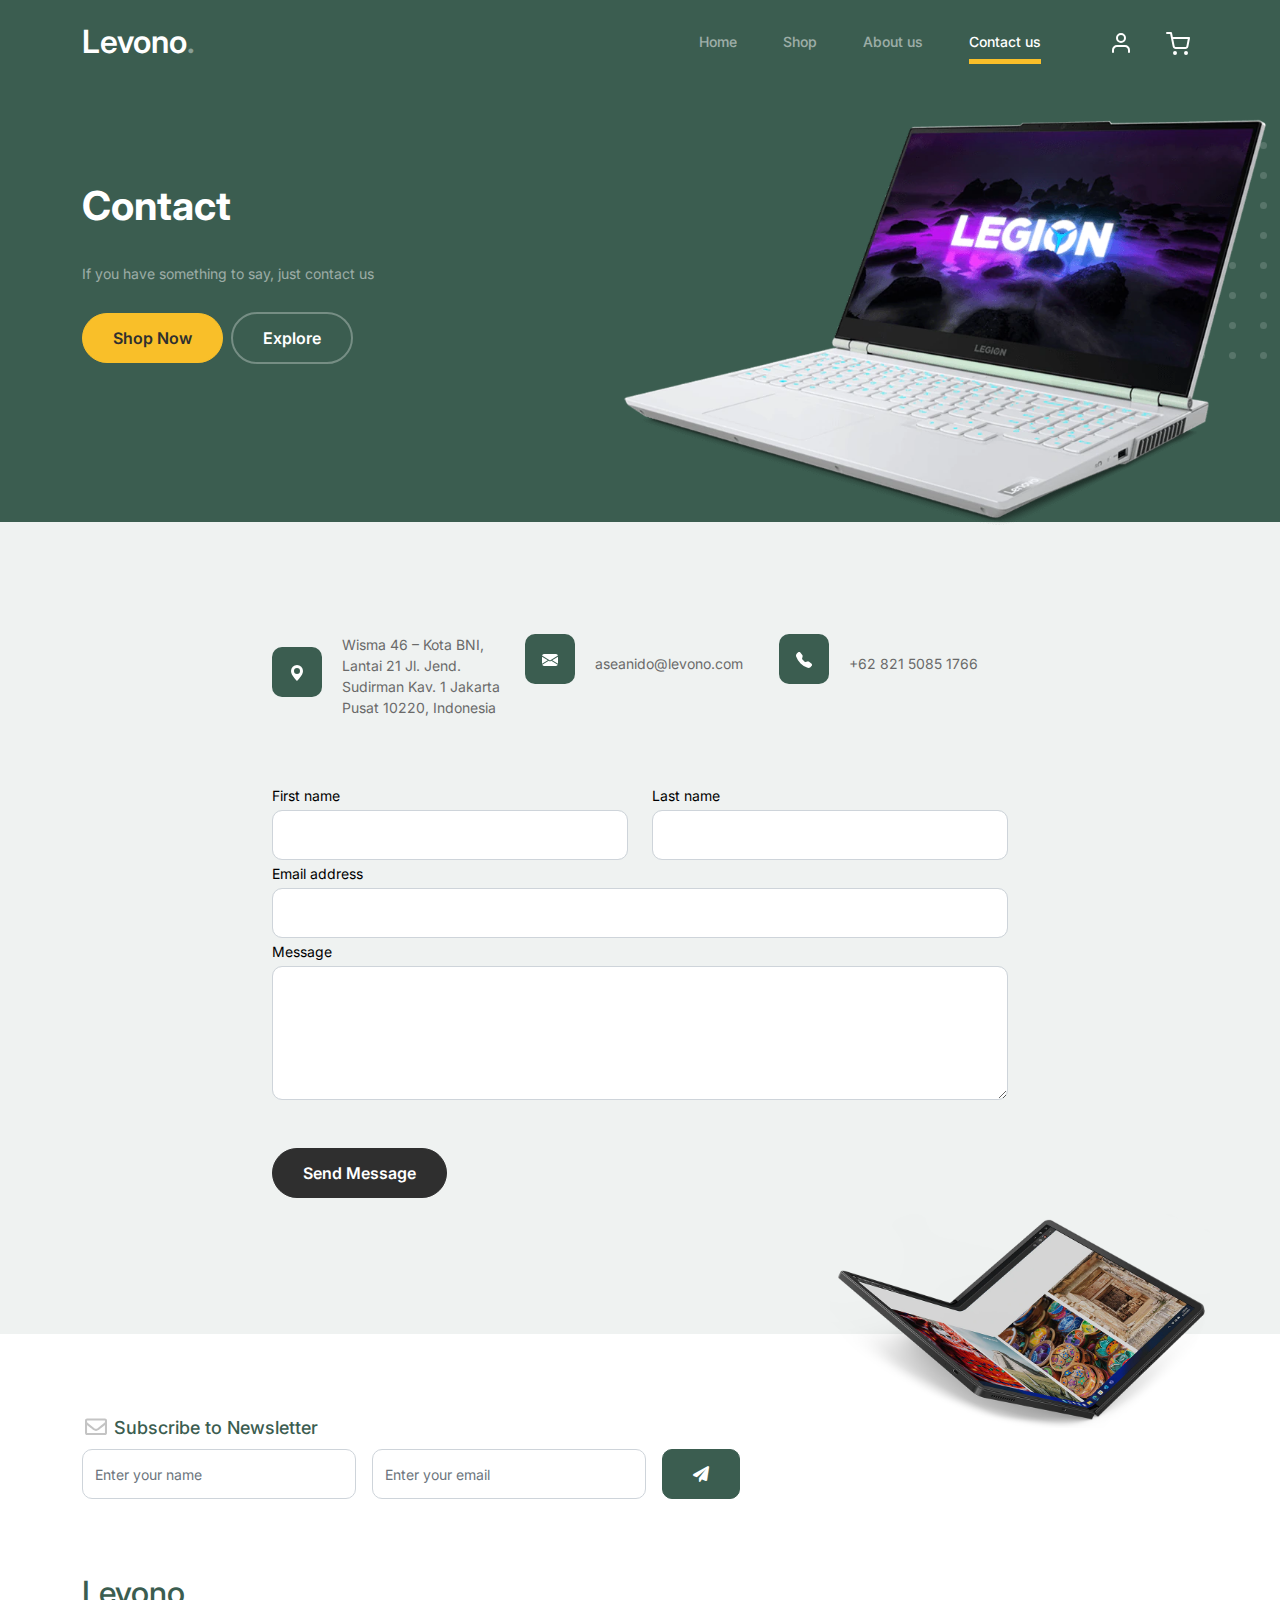
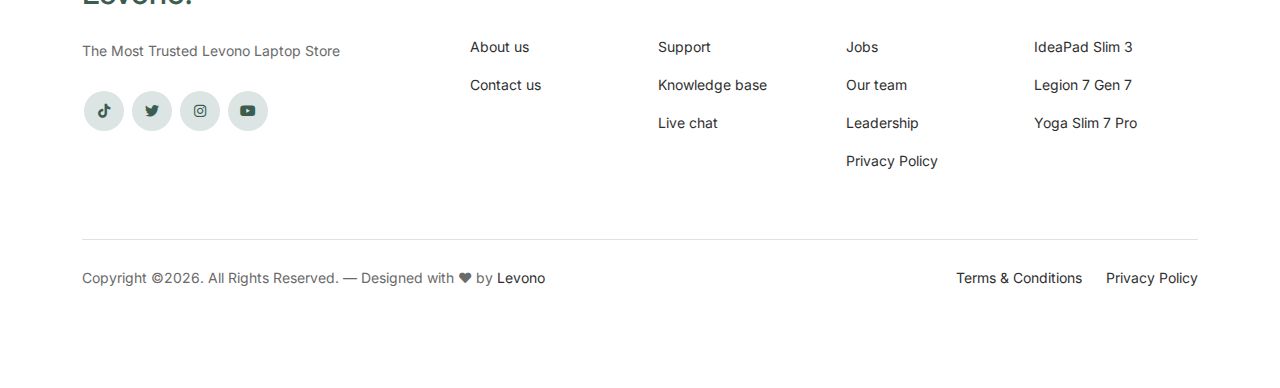
<file: contact.html>
<!-- /*
* Bootstrap 5
* Template Name: Furni
* Template Author: Untree.co
* Template URI: https://untree.co/
* License: https://creativecommons.org/licenses/by/3.0/
*/ -->
<!doctype html>
<html lang="en">
	<head>
  		<meta charset="utf-8">
  		<meta name="viewport" content="width=device-width, initial-scale=1, shrink-to-fit=no">
  		<meta name="author" content="Furni">
  		<link rel="shortcut icon" href="Icon.png">

  		<meta name="description" content="" />
  		<meta name="keywords" content="bootstrap, bootstrap4" />

		<!-- Bootstrap CSS -->
		<link href="css/bootstrap.min.css" rel="stylesheet">
		<link href="https://cdnjs.cloudflare.com/ajax/libs/font-awesome/6.0.0-beta3/css/all.min.css" rel="stylesheet">
		<link href="css/tiny-slider.css" rel="stylesheet">
		<link href="css/style.css" rel="stylesheet">
		<link href="css/custom.css" rel="stylesheet">
		<title>Levono | Contact</title>
	</head>

	<body>

		<!-- Start Header/Navigation -->
		<nav class="custom-navbar navbar navbar navbar-expand-md navbar-dark bg-dark" arial-label="Furni navigation bar">

			<div class="container">
				<a class="navbar-brand" href="index.html">Levono<span>.</span></a>

				<button class="navbar-toggler" type="button" data-bs-toggle="collapse" data-bs-target="#navbarsFurni" aria-controls="navbarsFurni" aria-expanded="false" aria-label="Toggle navigation">
					<span class="navbar-toggler-icon"></span>
				</button>

				<div class="collapse navbar-collapse" id="navbarsFurni">
					<ul class="custom-navbar-nav navbar-nav ms-auto mb-2 mb-md-0">
						<li class="nav-item">
							<a class="nav-link" href="index.html">Home</a>
						</li>
						<li><a class="nav-link" href="shop.html">Shop</a></li>
						<li><a class="nav-link" href="about.html">About us</a></li>
						<li class="active"><a class="nav-link" href="contact.html">Contact us</a></li>
					</ul>

					<ul class="custom-navbar-cta navbar-nav mb-2 mb-md-0 ms-5">
						<li><a class="nav-link" href="#"><img src="images/user.svg"></a></li>
						<li><a class="nav-link" href="cart.html"><img src="images/cart.svg"></a></li>
					</ul>
				</div>
			</div>
				
		</nav>
		<!-- End Header/Navigation -->

		<!-- Start Hero Section -->
		<div class="hero">
			<div class="container">
				<div class="row justify-content-between">
					<div class="col-lg-5">
						<div class="intro-excerpt">
							<h1>Contact</h1>
							<p class="mb-4">If you have something to say, just contact us</p>
							<p><a href="shop.html" class="btn btn-secondary me-2">Shop Now</a><a href="#contact" class="btn btn-white-outline">Explore</a></p>
						</div>
					</div>
					<div class="col-lg-7">
						<div class="hero-img-wrap">
							<img src="images/Legion 5 (15″, Gen 6 ).png" class="img-fluid">
						</div>
					</div>
				</div>
			</div>
		</div>
		<!-- End Hero Section -->

		
		<!-- Start Contact Form -->
		<div id="contact" class="untree_co-section">
      		<div class="container">

        		<div class="block">
          			<div class="row justify-content-center">


            			<div class="col-md-8 col-lg-8 pb-4">


              				<div class="row mb-5">
                				<div class="col-lg-4">
                  					<div  class="service no-shadow align-items-center link horizontal d-flex active" data-aos="fade-left" data-aos-delay="0">
                    					<div class="service-icon color-1 mb-4">
                      						<svg xmlns="http://www.w3.org/2000/svg" width="16" height="16" fill="currentColor" class="bi bi-geo-alt-fill" viewBox="0 0 16 16">
                        						<path d="M8 16s6-5.686 6-10A6 6 0 0 0 2 6c0 4.314 6 10 6 10zm0-7a3 3 0 1 1 0-6 3 3 0 0 1 0 6z"/>
                      						</svg>
                    					</div> <!-- /.icon -->
                    					<div class="service-contents">
                      						<p>
												Wisma 46 – Kota BNI, Lantai 21
												Jl. Jend. Sudirman Kav. 1
												Jakarta Pusat 10220, Indonesia
											</p>
                    					</div> <!-- /.service-contents-->
                  					</div> <!-- /.service -->
                				</div>

                				<div class="col-lg-4">
                  					<div  class="service no-shadow align-items-center link horizontal d-flex active" data-aos="fade-left" data-aos-delay="0">
                    					<div class="service-icon color-1 mb-4">
                      						<svg xmlns="http://www.w3.org/2000/svg" width="16" height="16" fill="currentColor" class="bi bi-envelope-fill" viewBox="0 0 16 16">
                        						<path d="M.05 3.555A2 2 0 0 1 2 2h12a2 2 0 0 1 1.95 1.555L8 8.414.05 3.555zM0 4.697v7.104l5.803-3.558L0 4.697zM6.761 8.83l-6.57 4.027A2 2 0 0 0 2 14h12a2 2 0 0 0 1.808-1.144l-6.57-4.027L8 9.586l-1.239-.757zm3.436-.586L16 11.801V4.697l-5.803 3.546z"/>
                      						</svg>
                    					</div> <!-- /.icon -->
                    					<div class="service-contents">
                      						<p>aseanido@levono.com</p>
                    					</div> <!-- /.service-contents-->
                  					</div> <!-- /.service -->
                				</div>

                				<div class="col-lg-4">
                  					<div  class="service no-shadow align-items-center link horizontal d-flex active" data-aos="fade-left" data-aos-delay="0">
                    					<div class="service-icon color-1 mb-4">
                      						<svg xmlns="http://www.w3.org/2000/svg" width="16" height="16" fill="currentColor" class="bi bi-telephone-fill" viewBox="0 0 16 16">
                        						<path fill-rule="evenodd" d="M1.885.511a1.745 1.745 0 0 1 2.61.163L6.29 2.98c.329.423.445.974.315 1.494l-.547 2.19a.678.678 0 0 0 .178.643l2.457 2.457a.678.678 0 0 0 .644.178l2.189-.547a1.745 1.745 0 0 1 1.494.315l2.306 1.794c.829.645.905 1.87.163 2.611l-1.034 1.034c-.74.74-1.846 1.065-2.877.702a18.634 18.634 0 0 1-7.01-4.42 18.634 18.634 0 0 1-4.42-7.009c-.362-1.03-.037-2.137.703-2.877L1.885.511z"/>
                      						</svg>
                    					</div> <!-- /.icon -->
                    					<div class="service-contents">
                      						<p>+62 821 5085 1766</p>
                    					</div> <!-- /.service-contents-->
                  					</div> <!-- /.service -->
                				</div>
              				</div>

              				<form>
                				<div class="row">
                  					<div class="col-6">
                    					<div class="form-group">
                      						<label class="text-black" for="fname">First name</label>
                      						<input type="text" class="form-control" id="fname">
                    					</div>
                  					</div>
                  					<div class="col-6">
                    					<div class="form-group">
                      						<label class="text-black" for="lname">Last name</label>
                      						<input type="text" class="form-control" id="lname">
                    					</div>
                  					</div>
                				</div>
                				<div class="form-group">
                  					<label class="text-black" for="email">Email address</label>
                  					<input type="email" class="form-control" id="email">
                				</div>

                				<div class="form-group mb-5">
                  					<label class="text-black" for="message">Message</label>
                  					<textarea name="" class="form-control" id="message" cols="30" rows="5"></textarea>
                				</div>

                				<button type="submit" class="btn btn-primary-hover-outline">Send Message</button>
              				</form>

            			</div>

          			</div>

        		</div>

      		</div>


    	</div>
  		<!-- End Contact Form -->

		

		<!-- Start Footer Section -->
		<footer class="footer-section">
			<div class="container relative">

				<div class="sofa-img">
					<img src="images/ThinkPad X1 Fold (16″ Intel).png" alt="Image" class="img-fluid">
				</div>

				<div class="row">
					<div class="col-lg-8">
						<div class="subscription-form">
							<h3 class="d-flex align-items-center"><span class="me-1"><img src="images/envelope-outline.svg" alt="Image" class="img-fluid"></span><span>Subscribe to Newsletter</span></h3>

							<form action="#" class="row g-3">
								<div class="col-auto">
									<input type="text" class="form-control" placeholder="Enter your name">
								</div>
								<div class="col-auto">
									<input type="email" class="form-control" placeholder="Enter your email">
								</div>
								<div class="col-auto">
									<button class="btn btn-primary">
										<span class="fa fa-paper-plane"></span>
									</button>
								</div>
							</form>

						</div>
					</div>
				</div>

				<div class="row g-5 mb-5">
					<div class="col-lg-4">
						<div class="mb-4 footer-logo-wrap"><a href="index.html" class="footer-logo">Levono<span>.</span></a></div>
						<p class="mb-4">The Most Trusted Levono Laptop Store</p>

						<ul class="list-unstyled custom-social">
							<li><a href="https://www.tiktok.com/@lenovo"><span class="fa fa-brands fa-tiktok"></span></a></li>
							<li><a href="https://twitter.com/Lenovo"><span class="fa fa-brands fa-twitter"></span></a></li>
							<li><a href="https://www.instagram.com/lenovo"><span class="fa fa-brands fa-instagram"></span></a></li>
							<li><a href="https://www.youtube.com/@Lenovo"><span class="fa fa-brands fa-youtube"></span></a></li>
						</ul>
					</div>

					<div class="col-lg-8">
						<div class="row links-wrap">
							<div class="col-6 col-sm-6 col-md-3">
								<ul class="list-unstyled">
									<li><a href="contact.html">About us</a></li>
									<li><a href="about.html">Contact us</a></li>
								</ul>
							</div>

							<div class="col-6 col-sm-6 col-md-3">
								<ul class="list-unstyled">
									<li><a href="#">Support</a></li>
									<li><a href="#">Knowledge base</a></li>
									<li><a href="#">Live chat</a></li>
								</ul>
							</div>

							<div class="col-6 col-sm-6 col-md-3">
								<ul class="list-unstyled">
									<li><a href="#">Jobs</a></li>
									<li><a href="#">Our team</a></li>
									<li><a href="#">Leadership</a></li>
									<li><a href="#">Privacy Policy</a></li>
								</ul>
							</div>

							<div class="col-6 col-sm-6 col-md-3">
								<ul class="list-unstyled">
									<li><a href="#">IdeaPad Slim 3</a></li>
									<li><a href="#">Legion 7 Gen 7</a></li>
									<li><a href="#">Yoga Slim 7 Pro</a></li>
								</ul>
							</div>
						</div>
					</div>

				</div>

				<div class="border-top copyright">
					<div class="row pt-4">
						<div class="col-lg-6">
							<p class="mb-2 text-center text-lg-start">Copyright &copy;<script>document.write(new Date().getFullYear());</script>. All Rights Reserved. &mdash; Designed with &hearts; by <a href="https://www.lenovo.com">Levono</a> <!-- License information: https://untree.co/license/ --></p>
						</div>

						<div class="col-lg-6 text-center text-lg-end">
							<ul class="list-unstyled d-inline-flex ms-auto">
								<li class="me-4"><a href="#">Terms &amp; Conditions</a></li>
								<li><a href="#">Privacy Policy</a></li>
							</ul>
						</div>

					</div>
				</div>

			</div>
		</footer>
		<!-- End Footer Section -->	


		<script src="js/bootstrap.bundle.min.js"></script>
		<script src="js/tiny-slider.js"></script>
		<script src="js/custom.js"></script>
	</body>

</html>
</file>
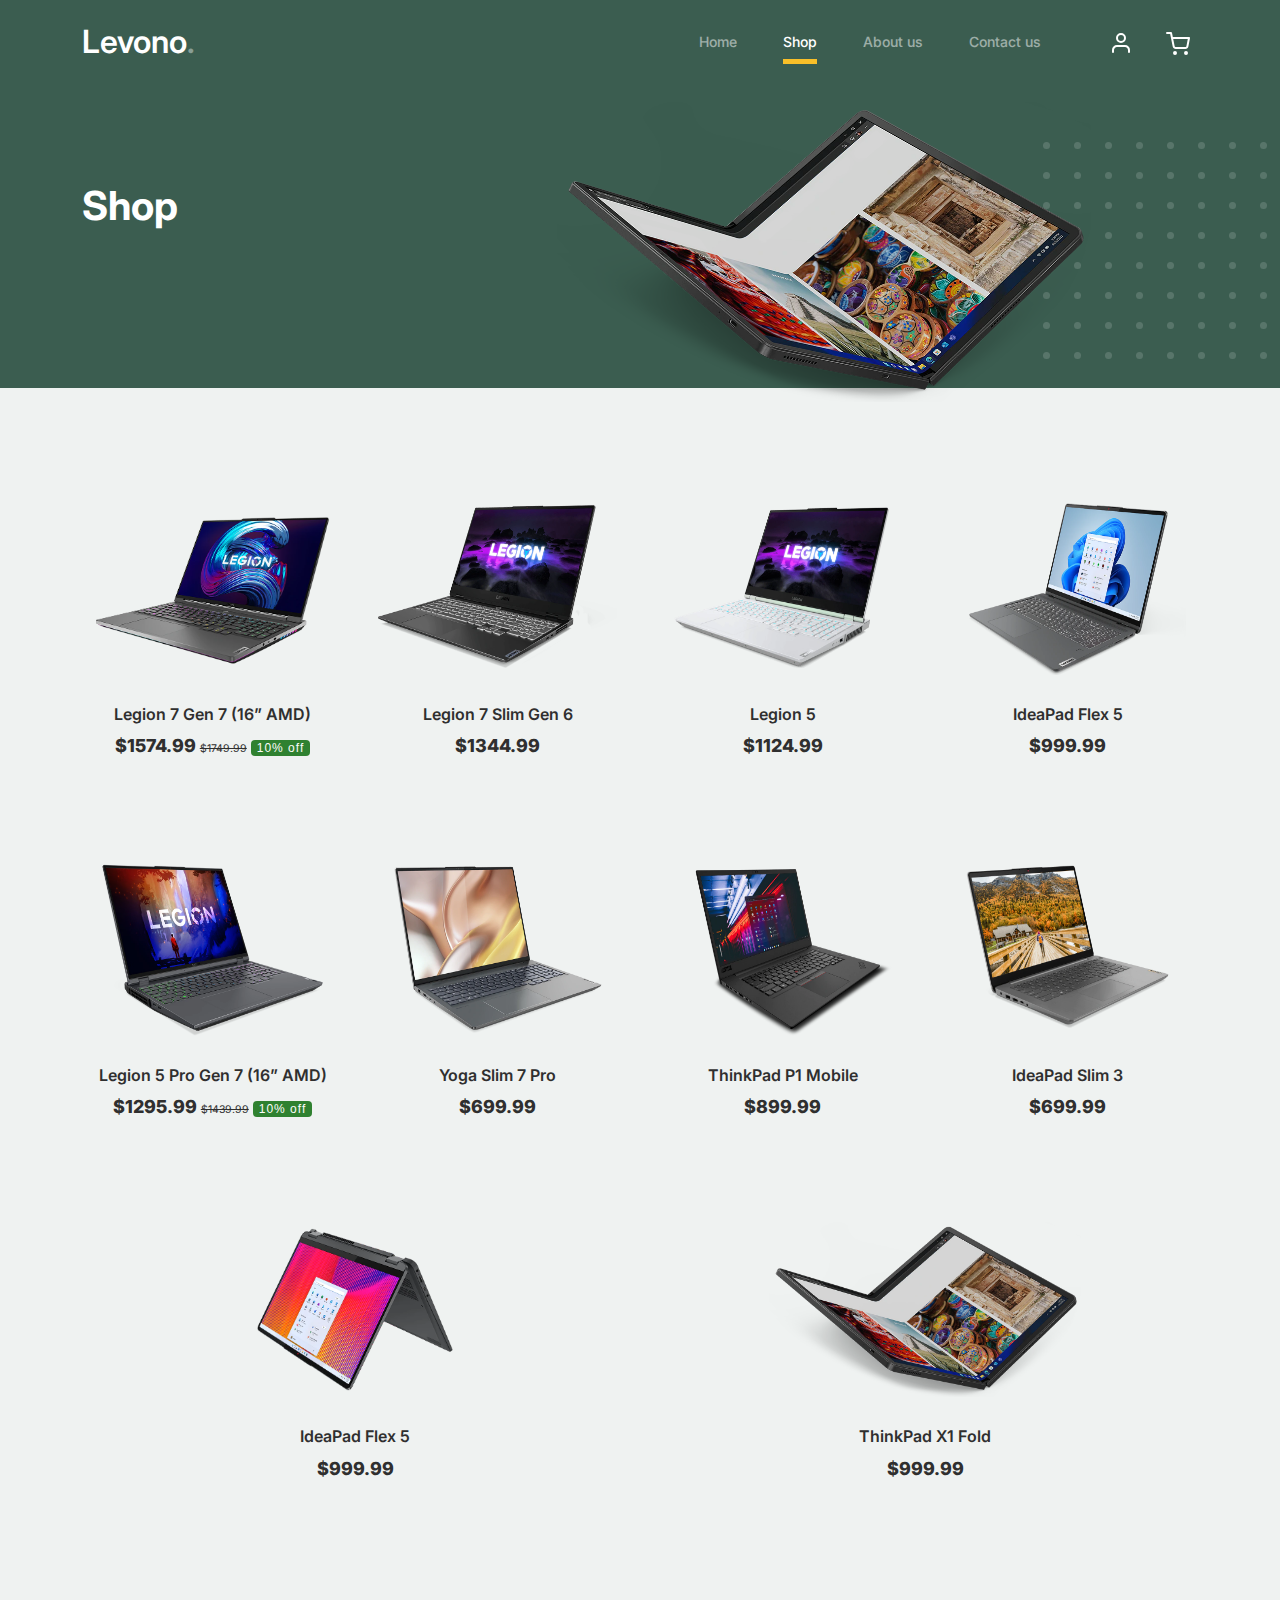
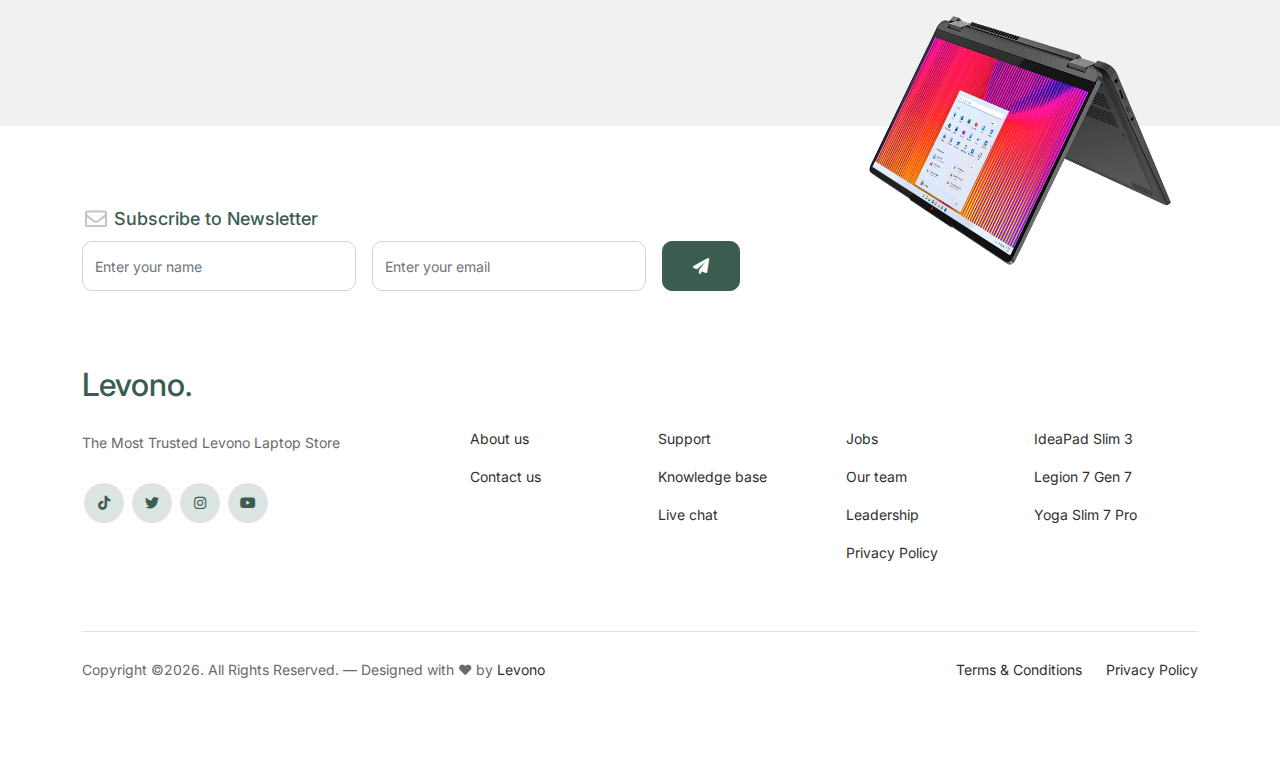
<file: shop.html>
<!-- /*
* Bootstrap 5
* Template Name: Furni
* Template Author: Untree.co
* Template URI: https://untree.co/
* License: https://creativecommons.org/licenses/by/3.0/
*/ -->
<!doctype html>
<html lang="en">
	<head>
  		<meta charset="utf-8">
  		<meta name="viewport" content="width=device-width, initial-scale=1, shrink-to-fit=no">
  		<meta name="author" content="Furni">
  		<link rel="shortcut icon" href="Icon.png">

  		<meta name="description" content="" />
  		<meta name="keywords" content="bootstrap, bootstrap4" />

		<!-- Bootstrap CSS -->
		<link href="css/bootstrap.min.css" rel="stylesheet">
		<link href="https://cdnjs.cloudflare.com/ajax/libs/font-awesome/6.0.0-beta3/css/all.min.css" rel="stylesheet">
		<link href="css/tiny-slider.css" rel="stylesheet">
		<link href="css/style.css" rel="stylesheet">
		<link href="css/custom.css" rel="stylesheet">
		<title>Levono | Shop</title>
	</head>

	<body>

		<!-- Start Header/Navigation -->
		<nav class="custom-navbar navbar navbar navbar-expand-md navbar-dark bg-dark" arial-label="Furni navigation bar">

			<div class="container">
				<a class="navbar-brand" href="index.html">Levono<span>.</span></a>

				<button class="navbar-toggler" type="button" data-bs-toggle="collapse" data-bs-target="#navbarsFurni" aria-controls="navbarsFurni" aria-expanded="false" aria-label="Toggle navigation">
					<span class="navbar-toggler-icon"></span>
				</button>

				<div class="collapse navbar-collapse" id="navbarsFurni">
					<ul class="custom-navbar-nav navbar-nav ms-auto mb-2 mb-md-0">
						<li class="nav-item ">
							<a class="nav-link" href="index.html">Home</a>
						</li>
						<li class="active"><a class="nav-link" href="shop.html">Shop</a></li>
						<li><a class="nav-link" href="about.html">About us</a></li>
						<li><a class="nav-link" href="contact.html">Contact us</a></li>
					</ul>

					<ul class="custom-navbar-cta navbar-nav mb-2 mb-md-0 ms-5">
						<li><a class="nav-link" href="#"><img src="images/user.svg"></a></li>
						<li><a class="nav-link" href="cart.html"><img src="images/cart.svg"></a></li>
					</ul>
				</div>
			</div>
				
		</nav>
		<!-- End Header/Navigation -->

		<!-- Start Hero Section -->
		<div class="hero">
			<div class="container">
				<div class="row justify-content-between">
					<div class="col-lg-5">
						<div class="intro-excerpt">
							<h1>Shop</h1>
						</div>
					</div>
					<div class="col-lg-7">
						<div class="hero-img-wrap">
							<img src="images/ThinkPad X1 Fold (16″ Intel).png" class="img-fluid featured-item">
						</div>
					</div>
				</div>
			</div>
		</div>
		<!-- End Hero Section -->

		

		<div class="untree_co-section product-section before-footer-section">
		    <div class="container">
		      	<div class="row">

		      		<!-- Start Column 1 -->
					<div class="col-12 col-md-4 col-lg-3 mb-5">
						<a class="product-item" href="cart.html">
							<img src="images/Legion 7 (16, Gen 7).png" class="img-fluid product-thumbnail">
							<h3 class="product-title">Legion 7 Gen 7 (16” AMD)</h3>
							<strong class="product-price">$1574.99</strong>
							<strike class="original-price"><span>$1749.99</span></strike>
							<span class="percent-box">10% off</span>

							<span class="icon-cross">
								<img src="images/cross.svg" class="img-fluid">
							</span>
						</a>
					</div> 
					<!-- End Column 1 -->
						
					<!-- Start Column 2 -->
					<div class="col-12 col-md-4 col-lg-3 mb-5">
						<a class="product-item" href="cart.html">
							<img src="images/Legion Slim 7 Gen 6 (15″ AMD).png" class="img-fluid product-thumbnail">
							<h3 class="product-title">Legion 7 Slim Gen 6</h3>
							<strong class="product-price">$1344.99</strong>

							<span class="icon-cross">
								<img src="images/cross.svg" class="img-fluid">
							</span>
						</a>
					</div> 
					<!-- End Column 2 -->

					<!-- Start Column 3 -->
					<div class="col-12 col-md-4 col-lg-3 mb-5">
						<a class="product-item" href="cart.html">
							<img src="images/Legion 5 (15″, Gen 6 ).png" class="img-fluid product-thumbnail">
							<h3 class="product-title">Legion 5</h3>
							<strong class="product-price">$1124.99</strong>

							<span class="icon-cross">
								<img src="images/cross.svg" class="img-fluid">
							</span>
						</a>
					</div>
					<!-- End Column 3 -->

					<!-- Start Column 4 -->
					<div class="col-12 col-md-4 col-lg-3 mb-5">
						<a class="product-item" href="cart.html">
							<img src="images/IdeaPad Flex 5 (16″, Gen 7).png" class="img-fluid product-thumbnail">
							<h3 class="product-title">IdeaPad Flex 5</h3>
							<strong class="product-price">$999.99</strong>

							<span class="icon-cross">
								<img src="images/cross.svg" class="img-fluid">
							</span>
						</a>
					</div>
					<!-- End Column 4 -->


					<!-- Start Column 1 -->
					<div class="col-12 col-md-4 col-lg-3 mb-5">
						<a class="product-item" href="cart.html">
							<img src="images/Legion 5 Pro (16″, Gen 7).png" class="img-fluid product-thumbnail">
							<h3 class="product-title">Legion 5 Pro Gen 7 (16” AMD)</h3>
							<strong class="product-price">$1295.99</strong>
							<strike class="original-price"><span>$1439.99</span></strike>
							<span class="percent-box">10% off</span>

							<span class="icon-cross">
								<img src="images/cross.svg" class="img-fluid">
							</span>
						</a>
					</div> 
					<!-- End Column 1 -->
						
					<!-- Start Column 2 -->
					<div class="col-12 col-md-4 col-lg-3 mb-5">
						<a class="product-item" href="cart.html">
							<img src="images/Yoga Slim 7 Pro (16″, Gen 7).png" class="img-fluid product-thumbnail">
							<h3 class="product-title">Yoga Slim 7 Pro</h3>
							<strong class="product-price">$699.99</strong>

							<span class="icon-cross">
								<img src="images/cross.svg" class="img-fluid">
							</span>
						</a>
					</div> 
					<!-- End Column 2 -->

					<!-- Start Column 3 -->
					<div class="col-12 col-md-4 col-lg-3 mb-5">
						<a class="product-item" href="cart.html">
							<img src="images/ThinkPad P1 Mobile Workstation.png" class="img-fluid product-thumbnail">
							<h3 class="product-title">ThinkPad P1 Mobile</h3>
							<strong class="product-price">$899.99</strong>

							<span class="icon-cross">
								<img src="images/cross.svg" class="img-fluid">
							</span>
						</a>
					</div>
					<!-- End Column 3 -->

					<!-- Start Column 4 -->
					<div class="col-12 col-md-4 col-lg-3 mb-5">
						<a class="product-item" href="cart.html">
							<img src="images/IdeaPad Slim 3 (14″, Gen 6).png" class="img-fluid product-thumbnail">
							<h3 class="product-title">IdeaPad Slim 3</h3>
							<strong class="product-price">$699.99</strong>

							<span class="icon-cross">
								<img src="images/cross.svg" class="img-fluid">
							</span>
						</a>
					</div>
					<!-- End Column 4 -->

					<!-- Start Column 1 -->
					<div class="col-12 col-md-6 col-lg-6 mb-6">
						<a class="product-item" href="cart.html">
							<img src="images/IdeaPad Flex 5 (14″, Gen 7).png" class="img-fluid product-thumbnail">
							<h3 class="product-title">IdeaPad Flex 5</h3>
							<strong class="product-price">$999.99</strong>

							<span class="icon-cross">
								<img src="images/cross.svg" class="img-fluid">
							</span>
						</a>
					</div>
					<!-- End Column 1 -->

					<!-- Start Column 2 -->
					<div class="col-12 col-md-6 col-lg-6 mb-6">
						<a class="product-item" href="cart.html">
							<img src="images/ThinkPad X1 Fold (16″ Intel).png" class="img-fluid product-thumbnail">
							<h3 class="product-title">ThinkPad X1 Fold</h3>
							<strong class="product-price">$999.99</strong>

							<span class="icon-cross">
								<img src="images/cross.svg" class="img-fluid">
							</span>
						</a>
					</div>
					<!-- End Column 2 -->

		      	</div>
		    </div>
		</div>


		<!-- Start Footer Section -->
		<footer class="footer-section">
			<div class="container relative">

				<div class="sofa-img">
					<img src="images/IdeaPad Flex 5 (14″, Gen 7).png" alt="Image" class="img-fluid">
				</div>

				<div class="row">
					<div class="col-lg-8">
						<div class="subscription-form">
							<h3 class="d-flex align-items-center"><span class="me-1"><img src="images/envelope-outline.svg" alt="Image" class="img-fluid"></span><span>Subscribe to Newsletter</span></h3>

							<form action="#" class="row g-3">
								<div class="col-auto">
									<input type="text" class="form-control" placeholder="Enter your name">
								</div>
								<div class="col-auto">
									<input type="email" class="form-control" placeholder="Enter your email">
								</div>
								<div class="col-auto">
									<button class="btn btn-primary">
										<span class="fa fa-paper-plane"></span>
									</button>
								</div>
							</form>

						</div>
					</div>
				</div>

				<div class="row g-5 mb-5">
					<div class="col-lg-4">
						<div class="mb-4 footer-logo-wrap"><a href="index.html" class="footer-logo">Levono<span>.</span></a></div>
						<p class="mb-4">The Most Trusted Levono Laptop Store</p>

						<ul class="list-unstyled custom-social">
							<li><a href="https://www.tiktok.com/@lenovo"><span class="fa fa-brands fa-tiktok"></span></a></li>
							<li><a href="https://twitter.com/Lenovo"><span class="fa fa-brands fa-twitter"></span></a></li>
							<li><a href="https://www.instagram.com/lenovo"><span class="fa fa-brands fa-instagram"></span></a></li>
							<li><a href="https://www.youtube.com/@Lenovo"><span class="fa fa-brands fa-youtube"></span></a></li>
						</ul>
					</div>

					<div class="col-lg-8">
						<div class="row links-wrap">
							<div class="col-6 col-sm-6 col-md-3">
								<ul class="list-unstyled">
									<li><a href="about.html">About us</a></li>
									<li><a href="contact.html">Contact us</a></li>
								</ul>
							</div>

							<div class="col-6 col-sm-6 col-md-3">
								<ul class="list-unstyled">
									<li><a href="#">Support</a></li>
									<li><a href="#">Knowledge base</a></li>
									<li><a href="#">Live chat</a></li>
								</ul>
							</div>

							<div class="col-6 col-sm-6 col-md-3">
								<ul class="list-unstyled">
									<li><a href="#">Jobs</a></li>
									<li><a href="#">Our team</a></li>
									<li><a href="#">Leadership</a></li>
									<li><a href="#">Privacy Policy</a></li>
								</ul>
							</div>

							<div class="col-6 col-sm-6 col-md-3">
								<ul class="list-unstyled">
									<li><a href="#">IdeaPad Slim 3</a></li>
									<li><a href="#">Legion 7 Gen 7</a></li>
									<li><a href="#">Yoga Slim 7 Pro</a></li>
								</ul>
							</div>
						</div>
					</div>

				</div>

				<div class="border-top copyright">
					<div class="row pt-4">
						<div class="col-lg-6">
							<p class="mb-2 text-center text-lg-start">Copyright &copy;<script>document.write(new Date().getFullYear());</script>. All Rights Reserved. &mdash; Designed with &hearts; by <a href="https://www.lenovo.com">Levono</a> <!-- License information: https://untree.co/license/ --></p>
						</div>

						<div class="col-lg-6 text-center text-lg-end">
							<ul class="list-unstyled d-inline-flex ms-auto">
								<li class="me-4"><a href="#">Terms &amp; Conditions</a></li>
								<li><a href="#">Privacy Policy</a></li>
							</ul>
						</div>

					</div>
				</div>

			</div>
		</footer>
		<!-- End Footer Section -->	


		<script src="js/bootstrap.bundle.min.js"></script>
		<script src="js/tiny-slider.js"></script>
		<script src="js/custom.js"></script>
	</body>

</html>
</file>
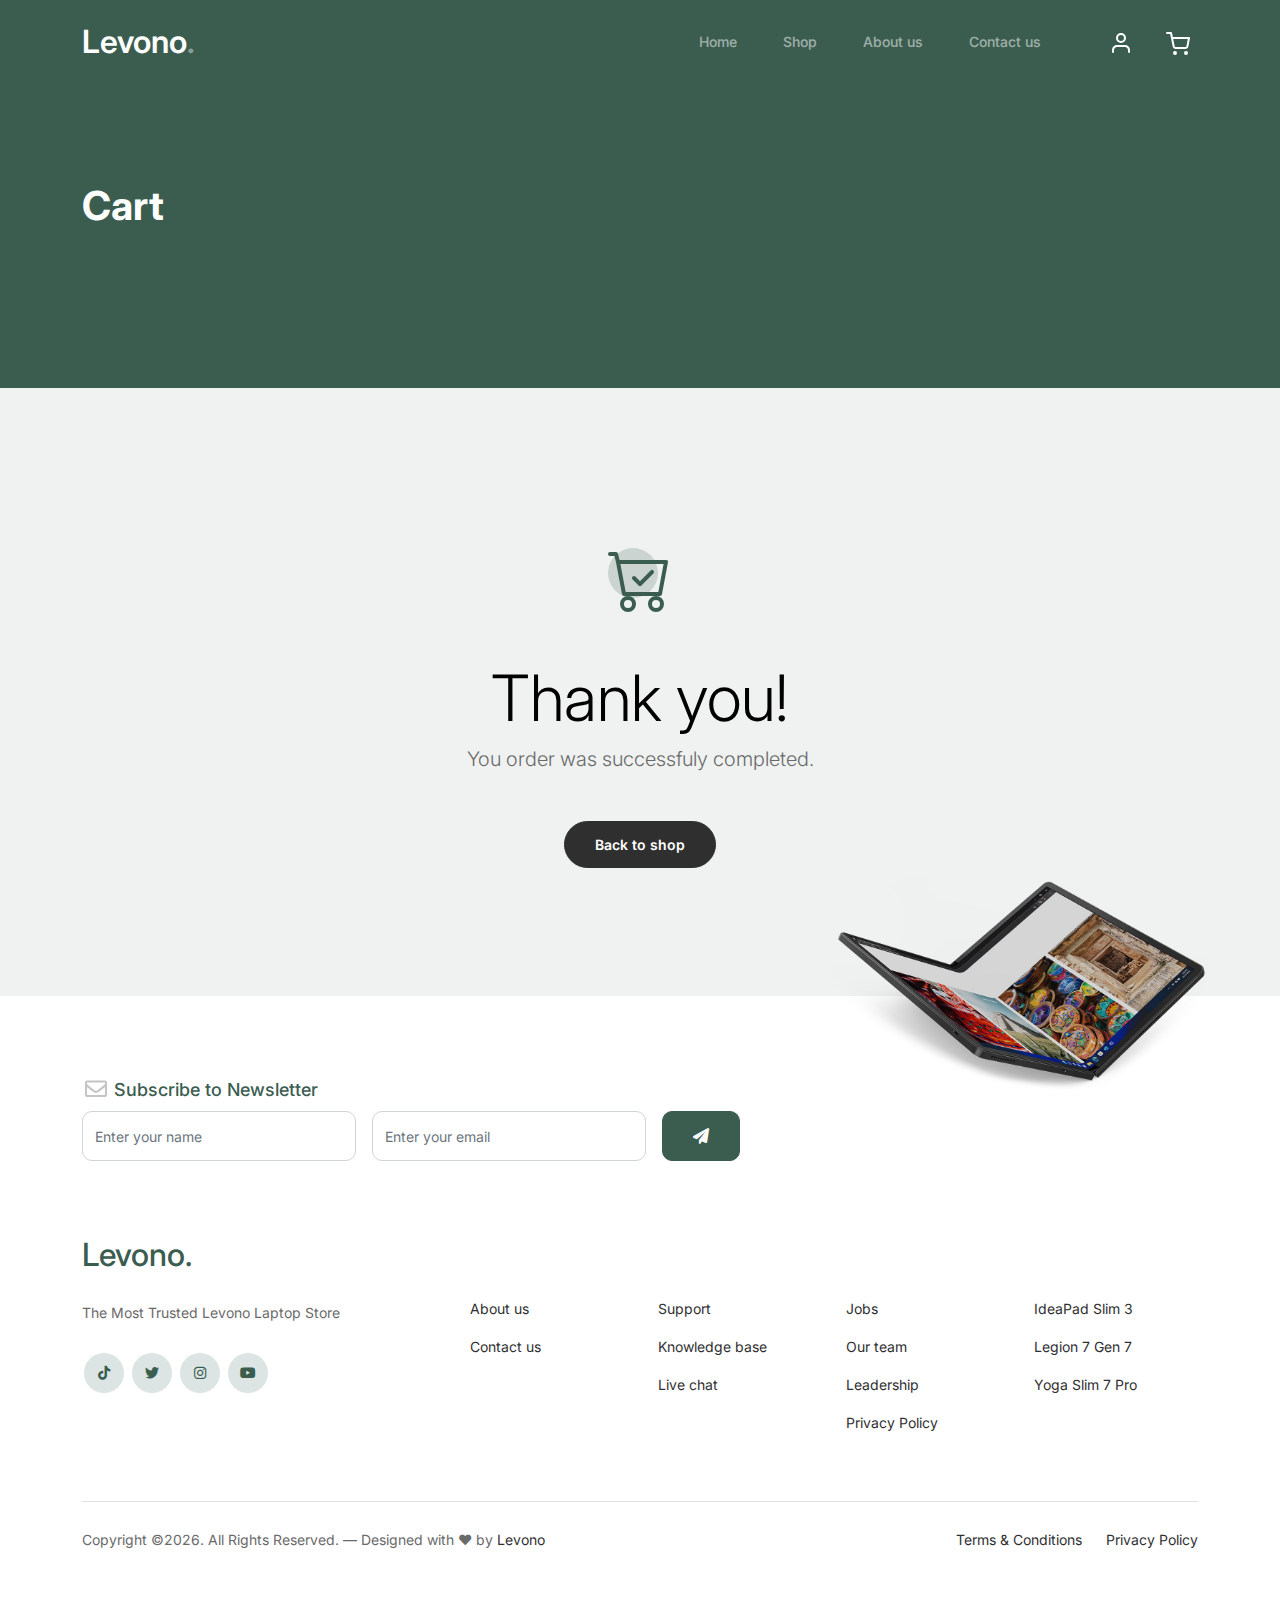
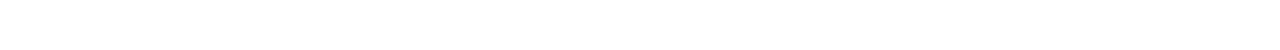
<file: thankyou.html>
<!-- /*
* Bootstrap 5
* Template Name: Furni
* Template Author: Untree.co
* Template URI: https://untree.co/
* License: https://creativecommons.org/licenses/by/3.0/
*/ -->
<!doctype html>
<html lang="en">
	<head>
  		<meta charset="utf-8">
  		<meta name="viewport" content="width=device-width, initial-scale=1, shrink-to-fit=no">
  		<meta name="author" content="Furni">
  		<link rel="shortcut icon" href="Icon.png">

  		<meta name="description" content="" />
  		<meta name="keywords" content="bootstrap, bootstrap4" />

		<!-- Bootstrap CSS -->
		<link href="css/bootstrap.min.css" rel="stylesheet">
		<link href="https://cdnjs.cloudflare.com/ajax/libs/font-awesome/6.0.0-beta3/css/all.min.css" rel="stylesheet">
		<link href="css/tiny-slider.css" rel="stylesheet">
		<link href="css/style.css" rel="stylesheet">
		<link href="css/custom.css" rel="stylesheet">
		<title>Levono | Thanks for Buying</title>
	</head>

	<body>

		<!-- Start Header/Navigation -->
		<nav class="custom-navbar navbar navbar navbar-expand-md navbar-dark bg-dark" arial-label="Furni navigation bar">

			<div class="container">
				<a class="navbar-brand" href="index.html">Levono<span>.</span></a>

				<button class="navbar-toggler" type="button" data-bs-toggle="collapse" data-bs-target="#navbarsFurni" aria-controls="navbarsFurni" aria-expanded="false" aria-label="Toggle navigation">
					<span class="navbar-toggler-icon"></span>
				</button>

				<div class="collapse navbar-collapse" id="navbarsFurni">
					<ul class="custom-navbar-nav navbar-nav ms-auto mb-2 mb-md-0">
						<li class="nav-item ">
							<a class="nav-link" href="index.html">Home</a>
						</li>
						<li><a class="nav-link" href="shop.html">Shop</a></li>
						<li><a class="nav-link" href="about.html">About us</a></li>
						<li><a class="nav-link" href="contact.html">Contact us</a></li>
					</ul>

					<ul class="custom-navbar-cta navbar-nav mb-2 mb-md-0 ms-5">
						<li><a class="nav-link" href="#"><img src="images/user.svg"></a></li>
						<li><a class="nav-link" href="cart.html"><img src="images/cart.svg"></a></li>
					</ul>
				</div>
			</div>
				
		</nav>
		<!-- End Header/Navigation -->

		<!-- Start Hero Section -->
		<div class="hero">
			<div class="container">
				<div class="row justify-content-between">
					<div class="col-lg-5">
						<div class="intro-excerpt">
							<h1>Cart</h1>
						</div>
					</div>
					<div class="col-lg-7">
						
					</div>
				</div>
			</div>
		</div>
		<!-- End Hero Section -->

		

		<div class="untree_co-section">
    		<div class="container">
      			<div class="row">
        			<div class="col-md-12 text-center pt-5">
          				<span class="display-3 thankyou-icon text-primary">
            				<svg width="1em" height="1em" viewBox="0 0 16 16" class="bi bi-cart-check mb-5" fill="currentColor" xmlns="http://www.w3.org/2000/svg">
              					<path fill-rule="evenodd" d="M11.354 5.646a.5.5 0 0 1 0 .708l-3 3a.5.5 0 0 1-.708 0l-1.5-1.5a.5.5 0 1 1 .708-.708L8 8.293l2.646-2.647a.5.5 0 0 1 .708 0z"/>
              					<path fill-rule="evenodd" d="M0 1.5A.5.5 0 0 1 .5 1H2a.5.5 0 0 1 .485.379L2.89 3H14.5a.5.5 0 0 1 .491.592l-1.5 8A.5.5 0 0 1 13 12H4a.5.5 0 0 1-.491-.408L2.01 3.607 1.61 2H.5a.5.5 0 0 1-.5-.5zM3.102 4l1.313 7h8.17l1.313-7H3.102zM5 12a2 2 0 1 0 0 4 2 2 0 0 0 0-4zm7 0a2 2 0 1 0 0 4 2 2 0 0 0 0-4zm-7 1a1 1 0 1 0 0 2 1 1 0 0 0 0-2zm7 0a1 1 0 1 0 0 2 1 1 0 0 0 0-2z"/>
            				</svg>
          				</span>
          				<h2 class="display-3 text-black">Thank you!</h2>
          				<p class="lead mb-5">You order was successfuly completed.</p>
          				<p><a href="shop.html" class="btn btn-sm btn-outline-black">Back to shop</a></p>
        			</div>
      			</div>
    		</div>
  		</div>

		<!-- Start Footer Section -->
		<footer class="footer-section">
			<div class="container relative">

				<div class="sofa-img">
					<img src="images/ThinkPad X1 Fold (16″ Intel).png" alt="Image" class="img-fluid">
				</div>

				<div class="row">
					<div class="col-lg-8">
						<div class="subscription-form">
							<h3 class="d-flex align-items-center"><span class="me-1"><img src="images/envelope-outline.svg" alt="Image" class="img-fluid"></span><span>Subscribe to Newsletter</span></h3>

							<form action="#" class="row g-3">
								<div class="col-auto">
									<input type="text" class="form-control" placeholder="Enter your name">
								</div>
								<div class="col-auto">
									<input type="email" class="form-control" placeholder="Enter your email">
								</div>
								<div class="col-auto">
									<button class="btn btn-primary">
										<span class="fa fa-paper-plane"></span>
									</button>
								</div>
							</form>

						</div>
					</div>
				</div>

				<div class="row g-5 mb-5">
					<div class="col-lg-4">
						<div class="mb-4 footer-logo-wrap"><a href="index.html" class="footer-logo">Levono<span>.</span></a></div>
						<p class="mb-4">The Most Trusted Levono Laptop Store</p>

						<ul class="list-unstyled custom-social">
							<li><a href="https://www.tiktok.com/@lenovo"><span class="fa fa-brands fa-tiktok"></span></a></li>
							<li><a href="https://twitter.com/Lenovo"><span class="fa fa-brands fa-twitter"></span></a></li>
							<li><a href="https://www.instagram.com/lenovo"><span class="fa fa-brands fa-instagram"></span></a></li>
							<li><a href="https://www.youtube.com/@Lenovo"><span class="fa fa-brands fa-youtube"></span></a></li>
						</ul>
					</div>

					<div class="col-lg-8">
						<div class="row links-wrap">
							<div class="col-6 col-sm-6 col-md-3">
								<ul class="list-unstyled">
									<li><a href="about.html">About us</a></li>
									<li><a href="contact.html">Contact us</a></li>
								</ul>
							</div>

							<div class="col-6 col-sm-6 col-md-3">
								<ul class="list-unstyled">
									<li><a href="#">Support</a></li>
									<li><a href="#">Knowledge base</a></li>
									<li><a href="#">Live chat</a></li>
								</ul>
							</div>

							<div class="col-6 col-sm-6 col-md-3">
								<ul class="list-unstyled">
									<li><a href="#">Jobs</a></li>
									<li><a href="#">Our team</a></li>
									<li><a href="#">Leadership</a></li>
									<li><a href="#">Privacy Policy</a></li>
								</ul>
							</div>

							<div class="col-6 col-sm-6 col-md-3">
								<ul class="list-unstyled">
									<li><a href="#">IdeaPad Slim 3</a></li>
									<li><a href="#">Legion 7 Gen 7</a></li>
									<li><a href="#">Yoga Slim 7 Pro</a></li>
								</ul>
							</div>
						</div>
					</div>

				</div>

				<div class="border-top copyright">
					<div class="row pt-4">
						<div class="col-lg-6">
							<p class="mb-2 text-center text-lg-start">Copyright &copy;<script>document.write(new Date().getFullYear());</script>. All Rights Reserved. &mdash; Designed with &hearts; by <a href="youtu.be/dQw4w9WgXcQ">Levono</a> <!-- License information: https://untree.co/license/ --></p>
						</div>

						<div class="col-lg-6 text-center text-lg-end">
							<ul class="list-unstyled d-inline-flex ms-auto">
								<li class="me-4"><a href="#">Terms &amp; Conditions</a></li>
								<li><a href="#">Privacy Policy</a></li>
							</ul>
						</div>

					</div>
				</div>

			</div>
		</footer>
		<!-- End Footer Section -->	


		<script src="js/bootstrap.bundle.min.js"></script>
		<script src="js/tiny-slider.js"></script>
		<script src="js/custom.js"></script>
	</body>

</html>
</file>
<file: css/tiny-slider.css>
.tns-outer{padding:0 !important}.tns-outer [hidden]{display:none !important}.tns-outer [aria-controls],.tns-outer [data-action]{cursor:pointer}.tns-slider{-webkit-transition:all 0s;-moz-transition:all 0s;transition:all 0s}.tns-slider>.tns-item{-webkit-box-sizing:border-box;-moz-box-sizing:border-box;box-sizing:border-box}.tns-horizontal.tns-subpixel{white-space:nowrap}.tns-horizontal.tns-subpixel>.tns-item{display:inline-block;vertical-align:top;white-space:normal}.tns-horizontal.tns-no-subpixel:after{content:'';display:table;clear:both}.tns-horizontal.tns-no-subpixel>.tns-item{float:left}.tns-horizontal.tns-carousel.tns-no-subpixel>.tns-item{margin-right:-100%}.tns-no-calc{position:relative;left:0}.tns-gallery{position:relative;left:0;min-height:1px}.tns-gallery>.tns-item{position:absolute;left:-100%;-webkit-transition:transform 0s, opacity 0s;-moz-transition:transform 0s, opacity 0s;transition:transform 0s, opacity 0s}.tns-gallery>.tns-slide-active{position:relative;left:auto !important}.tns-gallery>.tns-moving{-webkit-transition:all 0.25s;-moz-transition:all 0.25s;transition:all 0.25s}.tns-autowidth{display:inline-block}.tns-lazy-img{-webkit-transition:opacity 0.6s;-moz-transition:opacity 0.6s;transition:opacity 0.6s;opacity:0.6}.tns-lazy-img.tns-complete{opacity:1}.tns-ah{-webkit-transition:height 0s;-moz-transition:height 0s;transition:height 0s}.tns-ovh{overflow:hidden}.tns-visually-hidden{position:absolute;left:-10000em}.tns-transparent{opacity:0;visibility:hidden}.tns-fadeIn{opacity:1;filter:alpha(opacity=100);z-index:0}.tns-normal,.tns-fadeOut{opacity:0;filter:alpha(opacity=0);z-index:-1}.tns-vpfix{white-space:nowrap}.tns-vpfix>div,.tns-vpfix>li{display:inline-block}.tns-t-subp2{margin:0 auto;width:310px;position:relative;height:10px;overflow:hidden}.tns-t-ct{width:2333.3333333%;width:-webkit-calc(100% * 70 / 3);width:-moz-calc(100% * 70 / 3);width:calc(100% * 70 / 3);position:absolute;right:0}.tns-t-ct:after{content:'';display:table;clear:both}.tns-t-ct>div{width:1.4285714%;width:-webkit-calc(100% / 70);width:-moz-calc(100% / 70);width:calc(100% / 70);height:10px;float:left}

/*# sourceMappingURL=sourcemaps/tiny-slider.css.map */
</file>
<file: css/style.css>
/*
* Template Name: UntreeStore
* Template Author: Untree.co
* Author URI: https://untree.co/
* License: https://creativecommons.org/licenses/by/3.0/
*/
@import url("https://fonts.googleapis.com/css2?family=Inter:wght@400;500;600;700;800&display=swap");
body {
  overflow-x: hidden;
  position: relative; }

body {
  font-family: "Inter", sans-serif;
  font-weight: 400;
  line-height: 28px;
  color: #6a6a6a;
  font-size: 14px;
  background-color: #eff2f1; }

a {
  text-decoration: none;
  -webkit-transition: .3s all ease;
  -o-transition: .3s all ease;
  transition: .3s all ease;
  color: #2f2f2f;
  text-decoration: underline; }
  a:hover {
    color: #2f2f2f;
    text-decoration: none; }
  a.more {
    font-weight: 600; }

.custom-navbar {
  background: #3b5d50 !important;
  padding-top: 20px;
  padding-bottom: 20px; }
  .custom-navbar .navbar-brand {
    font-size: 32px;
    font-weight: 600; }
    .custom-navbar .navbar-brand > span {
      opacity: .4; }
  .custom-navbar .navbar-toggler {
    border-color: transparent; }
    .custom-navbar .navbar-toggler:active, .custom-navbar .navbar-toggler:focus {
      -webkit-box-shadow: none;
      box-shadow: none;
      outline: none; }
  @media (min-width: 992px) {
    .custom-navbar .custom-navbar-nav li {
      margin-left: 15px;
      margin-right: 15px; } }
  .custom-navbar .custom-navbar-nav li a {
    font-weight: 500;
    color: #ffffff !important;
    opacity: .5;
    -webkit-transition: .3s all ease;
    -o-transition: .3s all ease;
    transition: .3s all ease;
    position: relative; }
    @media (min-width: 768px) {
      .custom-navbar .custom-navbar-nav li a:before {
        content: "";
        position: absolute;
        bottom: 0;
        left: 8px;
        right: 8px;
        background: #f9bf29;
        height: 5px;
        opacity: 1;
        visibility: visible;
        width: 0;
        -webkit-transition: .15s all ease-out;
        -o-transition: .15s all ease-out;
        transition: .15s all ease-out; } }
    .custom-navbar .custom-navbar-nav li a:hover {
      opacity: 1; }
      .custom-navbar .custom-navbar-nav li a:hover:before {
        width: calc(100% - 16px); }
  .custom-navbar .custom-navbar-nav li.active a {
    opacity: 1; }
    .custom-navbar .custom-navbar-nav li.active a:before {
      width: calc(100% - 16px); }
  .custom-navbar .custom-navbar-cta {
    margin-left: 0 !important;
    -webkit-box-orient: horizontal;
    -webkit-box-direction: normal;
    -ms-flex-direction: row;
    flex-direction: row; }
    @media (min-width: 768px) {
      .custom-navbar .custom-navbar-cta {
        margin-left: 40px !important; } }
    .custom-navbar .custom-navbar-cta li {
      margin-left: 0px;
      margin-right: 0px; }
      .custom-navbar .custom-navbar-cta li:first-child {
        margin-right: 20px; }

.hero {
  background: #3b5d50;
  padding: calc(4rem - 30px) 0 0rem 0; }
  @media (min-width: 768px) {
    .hero {
      padding: calc(4rem - 30px) 0 4rem 0; } }
  @media (min-width: 992px) {
    .hero {
      padding: calc(8rem - 30px) 0 8rem 0; } }
  .hero .intro-excerpt {
    position: relative;
    z-index: 4; }
    @media (min-width: 992px) {
      .hero .intro-excerpt {
        max-width: 450px; } }
  .hero h1 {
    font-weight: 700;
    color: #ffffff;
    margin-bottom: 30px; }
    @media (min-width: 1400px) {
      .hero h1 {
        font-size: 54px; } }
  .hero p {
    color: rgba(255, 255, 255, 0.5);
    margin-bottom: 30px; }
  .hero .hero-img-wrap {
    position: relative; }
    .hero .hero-img-wrap img {
      position: relative;
      top: 0px;
      right: 0px;
      z-index: 2;
      max-width: 780px;
      left: -20px; }
      @media (min-width: 768px) {
        .hero .hero-img-wrap img {
          right: 0px;
          left: -100px; } }
      @media (min-width: 992px) {
        .hero .hero-img-wrap img {
          left: 0px;
          top: -80px;
          position: absolute;
          right: -50px; } }
      @media (min-width: 1200px) {
        .hero .hero-img-wrap img {
          left: 0px;
          top: -80px;
          right: -100px; } }
    .hero .hero-img-wrap:after {
      content: "";
      position: absolute;
      width: 255px;
      height: 217px;
      background-image: url("../images/dots-light.svg");
      background-size: contain;
      background-repeat: no-repeat;
      right: -100px;
      top: -0px; }
      @media (min-width: 1200px) {
        .hero .hero-img-wrap:after {
          top: -40px; } }

.btn {
  font-weight: 600;
  padding: 12px 30px;
  border-radius: 30px;
  color: #ffffff;
  background: #2f2f2f;
  border-color: #2f2f2f; }
  .btn:hover {
    color: #ffffff;
    background: #222222;
    border-color: #222222; }
  .btn:active, .btn:focus {
    outline: none !important;
    -webkit-box-shadow: none;
    box-shadow: none; }
  .btn.btn-primary {
    background: #3b5d50;
    border-color: #3b5d50; }
    .btn.btn-primary:hover {
      background: #314d43;
      border-color: #314d43; }
  .btn.btn-secondary {
    color: #2f2f2f;
    background: #f9bf29;
    border-color: #f9bf29; }
    .btn.btn-secondary:hover {
      background: #f8b810;
      border-color: #f8b810; }
  .btn.btn-white-outline {
    background: transparent;
    border-width: 2px;
    border-color: rgba(255, 255, 255, 0.3); }
    .btn.btn-white-outline:hover {
      border-color: white;
      color: #ffffff; }

.section-title {
  color: #2f2f2f; }

.product-section {
  padding: 7rem 0; }
  .product-section .product-item {
    text-align: center;
    text-decoration: none;
    display: block;
    position: relative;
    padding-bottom: 50px;
    cursor: pointer; }
    .product-section .product-item .product-thumbnail {
      min-width: 200px;
      height: 175px;
      margin-bottom: 30px;
      position: relative;
      top: 0;
      -webkit-transition: .3s all ease;
      -o-transition: .3s all ease;
      transition: .3s all ease; }
    .product-section .product-item h3 {
      font-weight: 600;
      font-size: 16px; }
    .product-section .product-item strong {
      font-weight: 800 !important;
      font-size: 18px !important; }
    .product-section .product-item h3, .product-section .product-item strong {
      color: #2f2f2f;
      text-decoration: none; }
    .product-section .product-item .icon-cross {
      position: absolute;
      width: 35px;
      height: 35px;
      display: inline-block;
      background: #2f2f2f;
      bottom: 15px;
      left: 50%;
      -webkit-transform: translateX(-50%);
      -ms-transform: translateX(-50%);
      transform: translateX(-50%);
      margin-bottom: -17.5px;
      border-radius: 50%;
      opacity: 0;
      visibility: hidden;
      -webkit-transition: .3s all ease;
      -o-transition: .3s all ease;
      transition: .3s all ease; }
      .product-section .product-item .icon-cross img {
        position: absolute;
        left: 50%;
        top: 50%;
        -webkit-transform: translate(-50%, -50%);
        -ms-transform: translate(-50%, -50%);
        transform: translate(-50%, -50%); }
    .product-section .product-item:before {
      bottom: 0;
      left: 0;
      right: 0;
      position: absolute;
      content: "";
      background: #dce5e4;
      height: 0%;
      z-index: -1;
      border-radius: 10px;
      -webkit-transition: .3s all ease;
      -o-transition: .3s all ease;
      transition: .3s all ease; }
    .product-section .product-item:hover .product-thumbnail {
      top: -25px; }
    .product-section .product-item:hover .icon-cross {
      bottom: 0;
      opacity: 1;
      visibility: visible; }
    .product-section .product-item:hover:before {
      height: 70%; }

.why-choose-section {
  padding: 7rem 0; }
  .why-choose-section .img-wrap {
    position: relative; }
    .why-choose-section .img-wrap:before {
      position: absolute;
      content: "";
      width: 255px;
      height: 217px;
      background-image: url("../images/dots-yellow.svg");
      background-repeat: no-repeat;
      background-size: contain;
      -webkit-transform: translate(-40%, -40%);
      -ms-transform: translate(-40%, -40%);
      transform: translate(-40%, -40%);
      z-index: -1; }
    .why-choose-section .img-wrap img {
      border-radius: 20px; }

.feature {
  margin-bottom: 30px; }
  .feature .icon {
    display: inline-block;
    position: relative;
    margin-bottom: 20px; }
    .feature .icon:before {
      content: "";
      width: 33px;
      height: 33px;
      position: absolute;
      background: rgba(59, 93, 80, 0.2);
      border-radius: 50%;
      right: -8px;
      bottom: 0; }
  .feature h3 {
    font-size: 14px;
    color: #2f2f2f; }
  .feature p {
    font-size: 14px;
    line-height: 22px;
    color: #6a6a6a; }

.we-help-section {
  padding: 7rem 0; }
  .we-help-section .imgs-grid {
    display: -ms-grid;
    display: grid;
    -ms-grid-columns: (1fr)[27];
    grid-template-columns: repeat(27, 1fr);
    position: relative; }
    .we-help-section .imgs-grid:before {
      position: absolute;
      content: "";
      width: 255px;
      height: 217px;
      background-image: url("../images/dots-green.svg");
      background-size: contain;
      background-repeat: no-repeat;
      -webkit-transform: translate(-40%, -40%);
      -ms-transform: translate(-40%, -40%);
      transform: translate(-40%, -40%);
      z-index: -1; }
    .we-help-section .imgs-grid .grid {
      position: relative; }
      .we-help-section .imgs-grid .grid img {
        border-radius: 20px;
        max-width: 100%; }
      .we-help-section .imgs-grid .grid.grid-1 {
        -ms-grid-column: 1;
        -ms-grid-column-span: 18;
        grid-column: 1 / span 18;
        -ms-grid-row: 1;
        -ms-grid-row-span: 27;
        grid-row: 1 / span 27; }
      .we-help-section .imgs-grid .grid.grid-2 {
        -ms-grid-column: 19;
        -ms-grid-column-span: 27;
        grid-column: 19 / span 27;
        -ms-grid-row: 1;
        -ms-grid-row-span: 5;
        grid-row: 1 / span 5;
        padding-left: 20px; }
      .we-help-section .imgs-grid .grid.grid-3 {
        -ms-grid-column: 14;
        -ms-grid-column-span: 16;
        grid-column: 14 / span 16;
        -ms-grid-row: 6;
        -ms-grid-row-span: 27;
        grid-row: 6 / span 27;
        padding-top: 20px; }

.custom-list {
  width: 100%; }
  .custom-list li {
    display: inline-block;
    width: calc(50% - 20px);
    margin-bottom: 12px;
    line-height: 1.5;
    position: relative;
    padding-left: 20px; }
    .custom-list li:before {
      content: "";
      width: 8px;
      height: 8px;
      border-radius: 50%;
      border: 2px solid #3b5d50;
      position: absolute;
      left: 0;
      top: 8px; }

.popular-product {
  padding: 0 0 7rem 0; }
  .popular-product .product-item-sm h3 {
    font-size: 14px;
    font-weight: 700;
    color: #2f2f2f; }
  .popular-product .product-item-sm a {
    text-decoration: none;
    color: #2f2f2f;
    -webkit-transition: .3s all ease;
    -o-transition: .3s all ease;
    transition: .3s all ease; }
    .popular-product .product-item-sm a:hover {
      color: rgba(47, 47, 47, 0.5); }
  .popular-product .product-item-sm p {
    line-height: 1.4;
    margin-bottom: 10px;
    font-size: 14px; }
  .popular-product .product-item-sm .thumbnail {
    margin-right: 10px;
    -webkit-box-flex: 0;
    -ms-flex: 0 0 120px;
    flex: 0 0 120px;
    position: relative; }
    .popular-product .product-item-sm .thumbnail:before {
      content: "";
      position: absolute;
      border-radius: 20px;
      background: #dce5e4;
      width: 98px;
      height: 98px;
      top: 50%;
      left: 50%;
      -webkit-transform: translate(-50%, -50%);
      -ms-transform: translate(-50%, -50%);
      transform: translate(-50%, -50%);
      z-index: -1; }

.testimonial-section {
  padding: 3rem 0 7rem 0; }

.testimonial-slider-wrap {
  position: relative; }
  .testimonial-slider-wrap .tns-inner {
    padding-top: 30px; }
  .testimonial-slider-wrap .item .testimonial-block blockquote {
    font-size: 16px; }
    @media (min-width: 768px) {
      .testimonial-slider-wrap .item .testimonial-block blockquote {
        line-height: 32px;
        font-size: 18px; } }
  .testimonial-slider-wrap .item .testimonial-block .author-info .author-pic {
    margin-bottom: 20px; }
    .testimonial-slider-wrap .item .testimonial-block .author-info .author-pic img {
      max-width: 80px;
      border-radius: 50%; }
  .testimonial-slider-wrap .item .testimonial-block .author-info h3 {
    font-size: 14px;
    font-weight: 700;
    color: #2f2f2f;
    margin-bottom: 0; }
  .testimonial-slider-wrap #testimonial-nav {
    position: absolute;
    top: 50%;
    z-index: 99;
    width: 100%;
    display: none; }
    @media (min-width: 768px) {
      .testimonial-slider-wrap #testimonial-nav {
        display: block; } }
    .testimonial-slider-wrap #testimonial-nav > span {
      cursor: pointer;
      position: absolute;
      width: 58px;
      height: 58px;
      line-height: 58px;
      border-radius: 50%;
      background: rgba(59, 93, 80, 0.1);
      color: #2f2f2f;
      -webkit-transition: .3s all ease;
      -o-transition: .3s all ease;
      transition: .3s all ease; }
      .testimonial-slider-wrap #testimonial-nav > span:hover {
        background: #3b5d50;
        color: #ffffff; }
    .testimonial-slider-wrap #testimonial-nav .prev {
      left: -10px; }
    .testimonial-slider-wrap #testimonial-nav .next {
      right: 0; }
  .testimonial-slider-wrap .tns-nav {
    position: absolute;
    bottom: -50px;
    left: 50%;
    -webkit-transform: translateX(-50%);
    -ms-transform: translateX(-50%);
    transform: translateX(-50%); }
    .testimonial-slider-wrap .tns-nav button {
      background: none;
      border: none;
      display: inline-block;
      position: relative;
      width: 0 !important;
      height: 7px !important;
      margin: 2px; }
      .testimonial-slider-wrap .tns-nav button:active, .testimonial-slider-wrap .tns-nav button:focus, .testimonial-slider-wrap .tns-nav button:hover {
        outline: none;
        -webkit-box-shadow: none;
        box-shadow: none;
        background: none; }
      .testimonial-slider-wrap .tns-nav button:before {
        display: block;
        width: 7px;
        height: 7px;
        left: 0;
        top: 0;
        position: absolute;
        content: "";
        border-radius: 50%;
        -webkit-transition: .3s all ease;
        -o-transition: .3s all ease;
        transition: .3s all ease;
        background-color: #d6d6d6; }
      .testimonial-slider-wrap .tns-nav button:hover:before, .testimonial-slider-wrap .tns-nav button.tns-nav-active:before {
        background-color: #3b5d50; }

.before-footer-section {
  padding: 7rem 0 12rem 0 !important; }

.blog-section {
  padding: 7rem 0 12rem 0; }
  .blog-section .post-entry a {
    text-decoration: none; }
  .blog-section .post-entry .post-thumbnail {
    display: block;
    margin-bottom: 20px; }
    .blog-section .post-entry .post-thumbnail img {
      border-radius: 20px;
      -webkit-transition: .3s all ease;
      -o-transition: .3s all ease;
      transition: .3s all ease; }
  .blog-section .post-entry .post-content-entry {
    padding-left: 15px;
    padding-right: 15px; }
    .blog-section .post-entry .post-content-entry h3 {
      font-size: 16px;
      margin-bottom: 0;
      font-weight: 600;
      margin-bottom: 7px; }
    .blog-section .post-entry .post-content-entry .meta {
      font-size: 14px; }
      .blog-section .post-entry .post-content-entry .meta a {
        font-weight: 600; }
  .blog-section .post-entry:hover .post-thumbnail img, .blog-section .post-entry:focus .post-thumbnail img {
    opacity: .7; }

.footer-section {
  padding: 80px 0;
  background: #ffffff; }
  .footer-section .relative {
    position: relative; }
  .footer-section a {
    text-decoration: none;
    color: #2f2f2f;
    -webkit-transition: .3s all ease;
    -o-transition: .3s all ease;
    transition: .3s all ease; }
    .footer-section a:hover {
      color: rgba(47, 47, 47, 0.5); }
  .footer-section .subscription-form {
    margin-bottom: 40px;
    position: relative;
    z-index: 2;
    margin-top: 100px; }
    @media (min-width: 992px) {
      .footer-section .subscription-form {
        margin-top: 0px;
        margin-bottom: 80px; } }
    .footer-section .subscription-form h3 {
      font-size: 18px;
      font-weight: 500;
      color: #3b5d50; }
    .footer-section .subscription-form .form-control {
      height: 50px;
      border-radius: 10px;
      font-family: "Inter", sans-serif; }
      .footer-section .subscription-form .form-control:active, .footer-section .subscription-form .form-control:focus {
        outline: none;
        -webkit-box-shadow: none;
        box-shadow: none;
        border-color: #3b5d50;
        -webkit-box-shadow: 0 1px 4px 0 rgba(0, 0, 0, 0.2);
        box-shadow: 0 1px 4px 0 rgba(0, 0, 0, 0.2); }
      .footer-section .subscription-form .form-control::-webkit-input-placeholder {
        font-size: 14px; }
      .footer-section .subscription-form .form-control::-moz-placeholder {
        font-size: 14px; }
      .footer-section .subscription-form .form-control:-ms-input-placeholder {
        font-size: 14px; }
      .footer-section .subscription-form .form-control:-moz-placeholder {
        font-size: 14px; }
    .footer-section .subscription-form .btn {
      border-radius: 10px !important; }
  .footer-section .sofa-img {
    position: absolute;
    top: -200px;
    z-index: 1;
    right: 0; }
    .footer-section .sofa-img img {
      max-width: 380px; }
  .footer-section .links-wrap {
    margin-top: 0px; }
    @media (min-width: 992px) {
      .footer-section .links-wrap {
        margin-top: 54px; } }
    .footer-section .links-wrap ul li {
      margin-bottom: 10px; }
  .footer-section .footer-logo-wrap .footer-logo {
    font-size: 32px;
    font-weight: 500;
    text-decoration: none;
    color: #3b5d50; }
  .footer-section .custom-social li {
    margin: 2px;
    display: inline-block; }
    .footer-section .custom-social li a {
      width: 40px;
      height: 40px;
      text-align: center;
      line-height: 40px;
      display: inline-block;
      background: #dce5e4;
      color: #3b5d50;
      border-radius: 50%; }
      .footer-section .custom-social li a:hover {
        background: #3b5d50;
        color: #ffffff; }
  .footer-section .border-top {
    border-color: #dce5e4; }
    .footer-section .border-top.copyright {
      font-size: 14px !important; }

.untree_co-section {
  padding: 7rem 0; }

.form-control {
  height: 50px;
  border-radius: 10px;
  font-family: "Inter", sans-serif; }
  .form-control:active, .form-control:focus {
    outline: none;
    -webkit-box-shadow: none;
    box-shadow: none;
    border-color: #3b5d50;
    -webkit-box-shadow: 0 1px 4px 0 rgba(0, 0, 0, 0.2);
    box-shadow: 0 1px 4px 0 rgba(0, 0, 0, 0.2); }
  .form-control::-webkit-input-placeholder {
    font-size: 14px; }
  .form-control::-moz-placeholder {
    font-size: 14px; }
  .form-control:-ms-input-placeholder {
    font-size: 14px; }
  .form-control:-moz-placeholder {
    font-size: 14px; }

.service {
  line-height: 1.5; }
  .service .service-icon {
    border-radius: 10px;
    -webkit-box-flex: 0;
    -ms-flex: 0 0 50px;
    flex: 0 0 50px;
    height: 50px;
    line-height: 50px;
    text-align: center;
    background: #3b5d50;
    margin-right: 20px;
    color: #ffffff; }

textarea {
  height: auto !important; }

.site-blocks-table {
  overflow: auto; }
  .site-blocks-table .product-thumbnail {
    width: 200px; }
  .site-blocks-table .btn {
    padding: 2px 10px; }
  .site-blocks-table thead th {
    padding: 30px;
    text-align: center;
    border-width: 0px !important;
    vertical-align: middle;
    color: rgba(0, 0, 0, 0.8);
    font-size: 18px; }
  .site-blocks-table td {
    padding: 20px;
    text-align: center;
    vertical-align: middle;
    color: rgba(0, 0, 0, 0.8); }
  .site-blocks-table tbody tr:first-child td {
    border-top: 1px solid #3b5d50 !important; }
  .site-blocks-table .btn {
    background: none !important;
    color: #000000;
    border: none;
    height: auto !important; }

.site-block-order-table th {
  border-top: none !important;
  border-bottom-width: 1px !important; }

.site-block-order-table td, .site-block-order-table th {
  color: #000000; }

.couponcode-wrap input {
  border-radius: 10px !important; }

.text-primary {
  color: #3b5d50 !important; }

.thankyou-icon {
  position: relative;
  color: #3b5d50; }
  .thankyou-icon:before {
    position: absolute;
    content: "";
    width: 50px;
    height: 50px;
    border-radius: 50%;
    background: rgba(59, 93, 80, 0.2); }
</file>
<file: css/custom.css>
.original-price {
	font-size: 75%;
	stroke: black;
}

.percent-box {
	background-color: #060;
	opacity: .8;
	border: 1px solid transparent;
	border-radius: 4px;
	color: #fff;
	padding: 0 5px;
	font-size: 12px;
	line-height: 22px;
	font-weight: normal;
	letter-spacing: 1px;
	font-family: Lato, Helvetica, Arial, sans-serif;
}

.featured-item {
	height: 300px;
}

.team {
	height: 550px;
	width: 550px;
}
</file>
